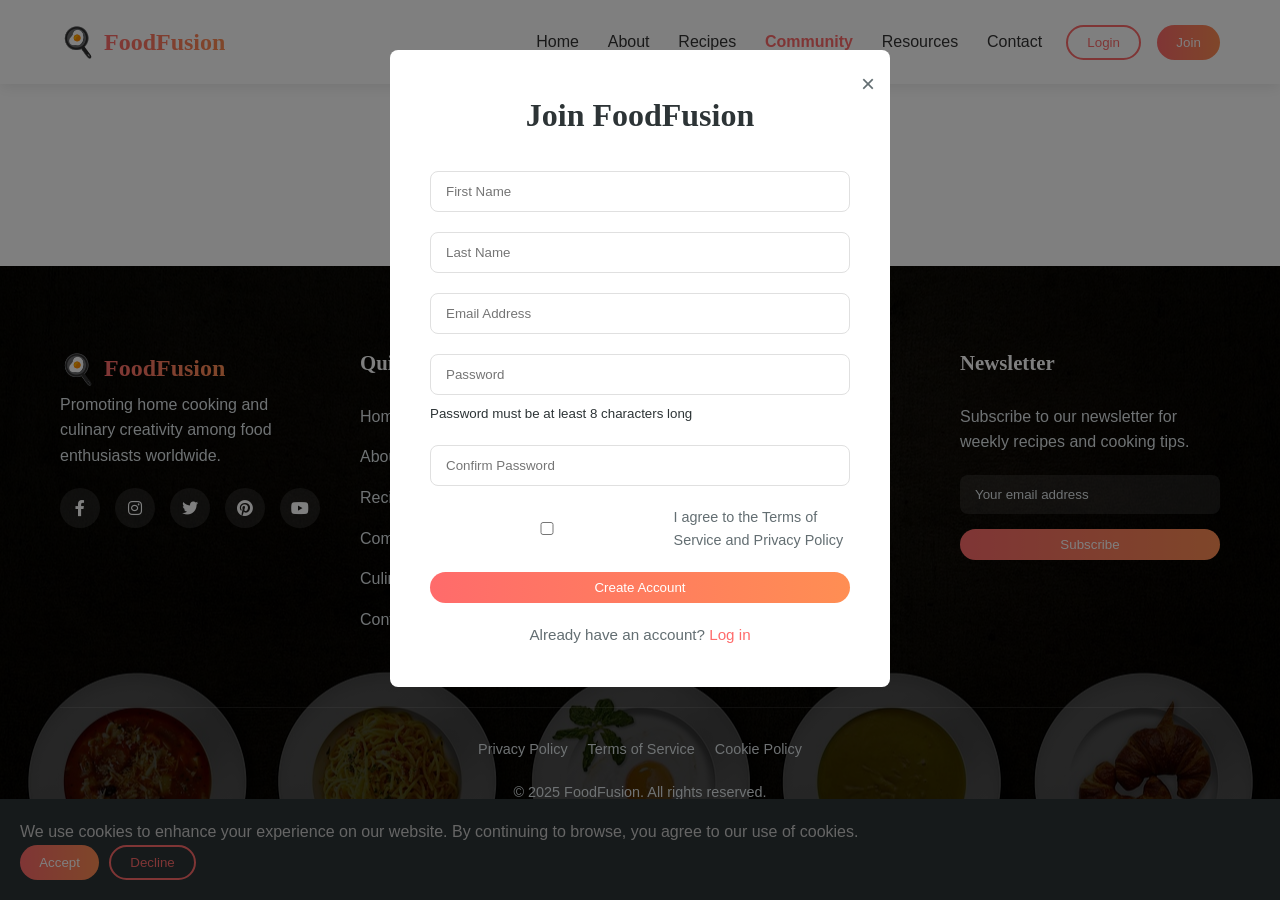
<file: Pages/community.html>
<!DOCTYPE html>
<html lang="en">
<head>
    <meta charset="UTF-8">
    <meta name="viewport" content="width=device-width, initial-scale=1.0">
    <title>Community Cookbook | FoodFusion</title>
    <link rel="stylesheet" href="../style.css">
    <link rel="stylesheet" href="https://cdnjs.cloudflare.com/ajax/libs/font-awesome/6.0.0-beta3/css/all.min.css">
</head>
<body>
    <!-- Cookie Consent Popup -->
    <div id="cookieConsent" class="cookie-consent">
            <p>We use cookies to enhance your experience on our website. By continuing to browse, you agree to our use of cookies.</p>
            <div class="cookie-buttons">
                <button id="acceptCookies" class="btn btn-primary">Accept</button>
                <button id="declineCookies" class="btn btn-outline">Decline</button>
            </div>
    </div>
    <!-- Header/Navigation -->
    <header class="header">
        <div class="container">
            <nav class="navbar">
                <div class="logo-container">
                    <a href="../index.html" class="logo">
                        <span class="logo-icon">🍳</span>
                        <span class="logo-text">FoodFusion</span>
                    </a>
                </div>
                
                <div class="menu-toggle" id="mobile-menu">
                    <span></span>
                    <span></span>
                    <span></span>
                </div>
                
                <ul class="nav-menu">
                    <li class="nav-item"><a href="../index.html" class="nav-link">Home</a></li>
                    <li class="nav-item"><a href="./about.html" class="nav-link">About</a></li>
                    <li class="nav-item"><a href="./recipes.html" class="nav-link">Recipes</a></li>
                    <li class="nav-item"><a href="#" class="nav-link active">Community</a></li>
                    <li class="nav-item"><a href="./resources.html" class="nav-link">Resources</a></li>
                    <li class="nav-item"><a href="./contact.html" class="nav-link">Contact</a></li>
                    <li class="nav-item auth-buttons" id="authButtons">
                        <button id="loginBtn" class="btn btn-outline">Login</button>
                        <button id="joinBtn" class="btn btn-primary" aria-label="Join FoodFusion">Join</button>
                    </li>
                    <li class="nav-item user-profile" id="userProfile" style="display: none;">
                        <div class="dropdown">
                            <button class="btn btn-outline dropdown-toggle" id="profileDropdown">
                                <i class="fas fa-user-circle"></i>
                                <span class="profile-email" id="profileEmail"></span>
                            </button>
                            <div class="dropdown-menu">
                                <a href="#" class="dropdown-item">My Profile</a>
                                <a href="#" class="dropdown-item">Saved Recipes</a>
                                <a href="#" id="logoutBtn" class="dropdown-item">Logout</a>
                            </div>
                        </div>
                    </li>
                </ul>
            </nav>
        </div>
    </header>
    
    <main class="container community-container">
        <div id="communityContent">
            <!-- Content will be loaded by JavaScript -->
            <div class="loading-spinner">
                <i class="fas fa-spinner fa-spin"></i> Loading community...
            </div>
        </div>
    </main>

     <!-- Footer -->
    <footer class="footer">
        <div class="container">
            <div class="footer-grid">
                <div class="footer-col">
                    <a href="../index.html" class="logo">
                        <span class="logo-icon">🍳</span>
                        <span class="logo-text">FoodFusion</span>
                    </a>
                    <p>Promoting home cooking and culinary creativity among food enthusiasts worldwide.</p>
                    <div class="social-links">
                        <a href="https://www.facebook.com/"><i class="fab fa-facebook-f"></i></a>
                        <a href="https://www.instagram.com/"><i class="fab fa-instagram"></i></a>
                        <a href="https://twitter.com/"><i class="fab fa-twitter"></i></a>
                        <a href="https://www.pinterest.com/"><i class="fab fa-pinterest"></i></a>
                        <a href="https://www.youtube.com/"><i class="fab fa-youtube"></i></a>
                    </div>
                </div>
                <div class="footer-col">
                    <h3>Quick Links</h3>
                    <ul>
                        <li><a href="../index.html">Home</a></li>
                        <li><a href="./about.html">About Us</a></li>
                        <li><a href="./recipes.html">Recipe Collection</a></li>
                        <li><a href="#">Community Cookbook</a></li>
                        <li><a href="./resources.html">Culinary Resources</a></li>
                        <li><a href="./contact.html">Contact Us</a></li>
                    </ul>
                </div>
                <div class="footer-col">
                    <h3>Categories</h3>
                    <ul>
                        <li><a href="./recipes.html">Vegetarian</a></li>
                        <li><a href="./recipes.html">Vegan</a></li>
                        <li><a href="./recipes.html">Gluten-Free</a></li>
                        <li><a href="./recipes.html">Quick Meals</a></li>
                        <li><a href="./recipes.html">Desserts</a></li>
                        <li><a href="./recipes.html">Baking</a></li>
                    </ul>
                </div>
                <div class="footer-col">
                    <h3>Newsletter</h3>
                    <p>Subscribe to our newsletter for weekly recipes and cooking tips.</p>
                    <form class="newsletter-form">
                        <input type="email" placeholder="Your email address" required>
                        <button type="submit" class="btn btn-primary">Subscribe</button>
                    </form>
                </div>
            </div>
            <div class="footer-bottom">
                <div class="footer-links">
                    <a href="./policy.html#privacy">Privacy Policy</a>
                    <a href="./policy.html#terms">Terms of Service</a>
                    <a href="./policy.html#cookie">Cookie Policy</a>
                </div>
                <div class="copyright">
                    <p>&copy; 2025 FoodFusion. All rights reserved.</p>
                </div>
            </div>
        </div>
    </footer>

    <!-- Join Us Modal -->
    <div id="joinModal" class="modal">
        <div class="modal-content">
            <span class="close-modal">&times;</span>
            <h2>Join FoodFusion</h2>
            <form id="joinForm" class="auth-form">
                <div class="form-group">
                    <input type="text" id="firstName" name="firstName" placeholder="First Name" required>
                </div>
                <div class="form-group">
                    <input type="text" id="lastName" name="lastName" placeholder="Last Name" required>
                </div>
                <div class="form-group">
                    <input type="email" id="email" name="email" placeholder="Email Address" required>
                </div>
                <div class="form-group">
                    <input type="password" id="password" name="password" placeholder="Password" required>
                    <small>Password must be at least 8 characters long</small>
                </div>
                <div class="form-group">
                    <input type="password" id="confirmPassword" name="confirmPassword" placeholder="Confirm Password" required>
                </div>
                <div class="form-group checkbox-group">
                    <input type="checkbox" id="terms" name="terms" required>
                    <label for="terms">I agree to the <a href="./policy.html">Terms of Service</a> and <a href="./policy.html">Privacy Policy</a></label>
                </div>
                <button type="submit" class="btn btn-primary">Create Account</button>
            </form>
            <div class="auth-footer">
                <p>Already have an account? <a href="#" id="switchToLogin">Log in</a></p>
            </div>
        </div>
    </div>

    <!-- Login Modal -->
    <div id="loginModal" class="modal">
        <div class="modal-content">
            <span class="close-modal">&times;</span>
            <h2>Welcome Back</h2>
            <form id="loginForm" class="auth-form">
                <div class="form-group">
                    <input type="email" id="loginEmail" name="email" placeholder="Email Address" required>
                </div>
                <div class="form-group">
                    <input type="password" id="loginPassword" name="password" placeholder="Password" required>
                </div>
                <div class="form-group checkbox-group">
                    <input type="checkbox" id="remember" name="remember">
                    <label for="remember">Remember me</label>
                    <a href="#" class="forgot-password">Forgot password?</a>
                </div>
                <button type="submit" class="btn btn-primary">Log In</button>
            </form>
            <div class="auth-footer">
                <p>Don't have an account? <a href="#" id="switchToJoin">Join FoodFusion</a></p>
            </div>
        </div>
        <div id="lockMessage" style="display:none; color:red; margin-top:10px;">
  Account locked. Try again in <span id="countdown">3:00</span> minutes.
</div>
    </div>
    

    <!-- Forgot Password Modal -->
     <div class="modal" id="forgotPasswordModal">
        <div class="modal-content">
            <span class="close-modal" onclick="closeModals()">&times;</span>
            <h2>Reset Password</h2>
            <form id="resetPasswordForm">
                <div class="form-group">
                    <input type="email" name="email" placeholder="Your registered email" required>
                </div>
                <div class="form-group">
                    <input type="password" name="new_password" placeholder="New Password" required>
                </div>
                <button type="submit" class="btn btn-primary">Reset Password</button>
            </form>
            <div id="resetMessage"></div>
        </div>
    </div>

    <script src="../script.js"></script>
</body>
</html>
</file>
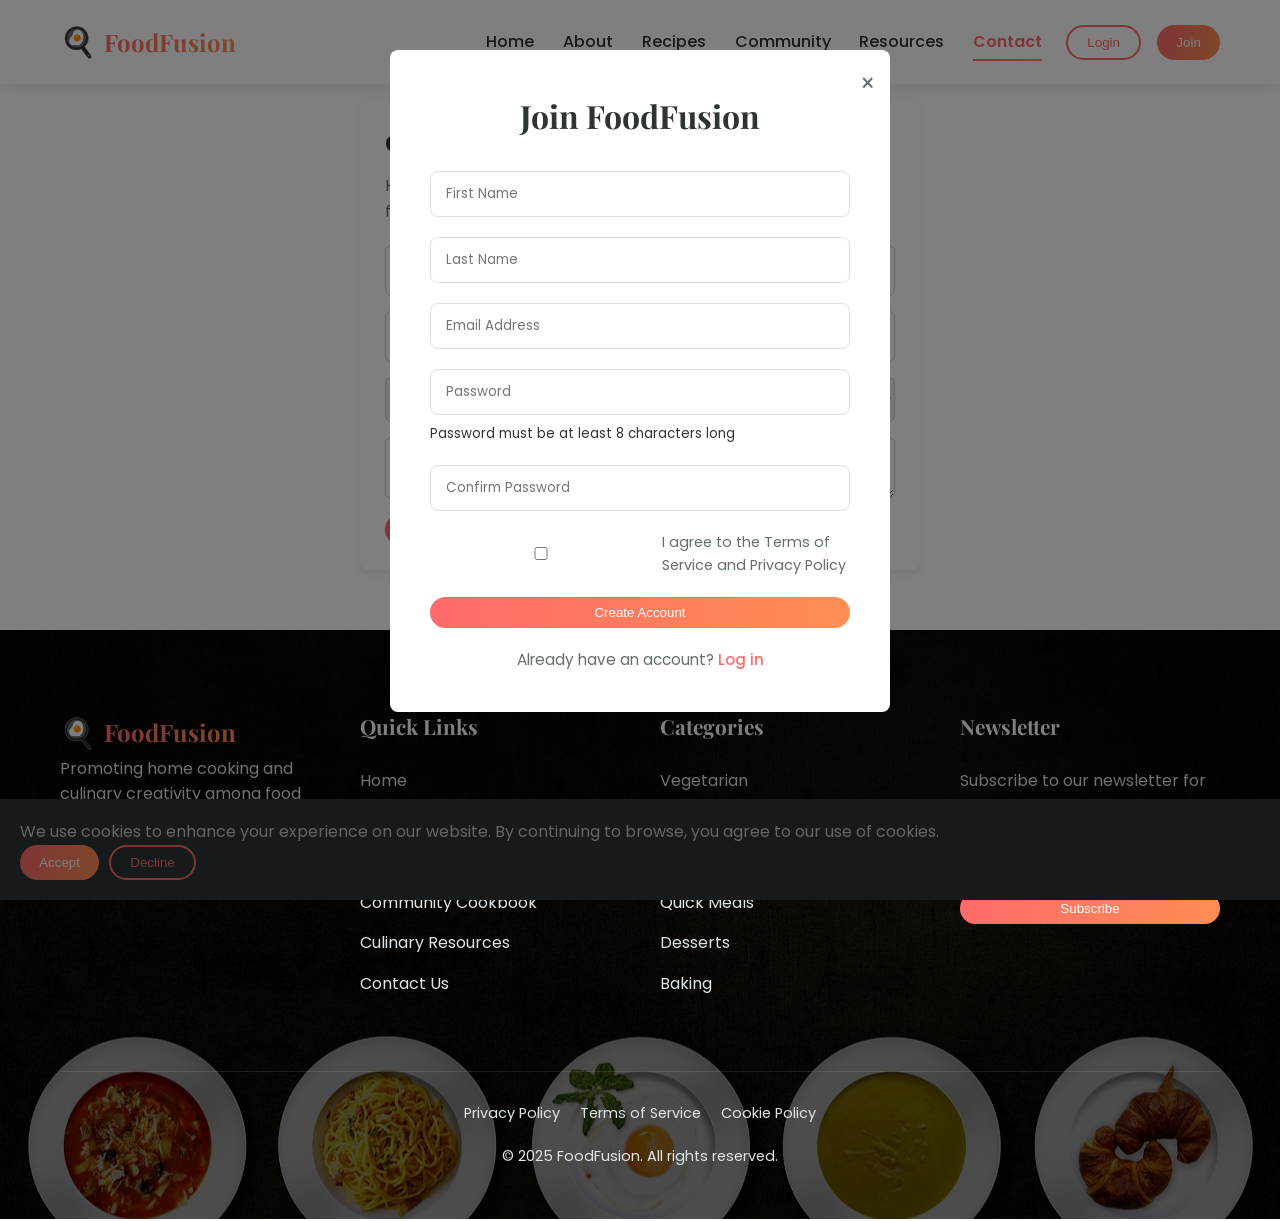
<file: Pages/contact.html>
<!DOCTYPE html>
<html lang="en">
<head>
  <meta charset="UTF-8">
  <meta name="viewport" content="width=device-width, initial-scale=1.0">
  <title>Recipe Collection | FoodFusion</title>
  <link rel="stylesheet" href="../style.css">
  <link rel="stylesheet" href="https://cdnjs.cloudflare.com/ajax/libs/font-awesome/6.0.0-beta3/css/all.min.css">
  <link href="https://fonts.googleapis.com/css2?family=Poppins:wght@300;400;500;600;700&family=Playfair+Display:wght@400;500;600;700&display=swap" rel="stylesheet">
</head>
<body>
  <!-- Cookie Consent Popup -->
    <div id="cookieConsent" class="cookie-consent">
            <p>We use cookies to enhance your experience on our website. By continuing to browse, you agree to our use of cookies.</p>
            <div class="cookie-buttons">
                <button id="acceptCookies" class="btn btn-primary">Accept</button>
                <button id="declineCookies" class="btn btn-outline">Decline</button>
            </div>
    </div>
  <!-- Header/Navigation -->
    <header class="header">
        <div class="container">
            <nav class="navbar">
                <div class="logo-container">
                    <a href="../index.html" class="logo">
                        <span class="logo-icon">🍳</span>
                        <span class="logo-text">FoodFusion</span>
                    </a>
                </div>
                
                <div class="menu-toggle" id="mobile-menu">
                    <span></span>
                    <span></span>
                    <span></span>
                </div>
                
                <ul class="nav-menu">
                    <li class="nav-item"><a href="../index.html" class="nav-link">Home</a></li>
                    <li class="nav-item"><a href="./about.html" class="nav-link">About</a></li>
                    <li class="nav-item"><a href="./recipes.html" class="nav-link ">Recipes</a></li>
                    <li class="nav-item"><a href="./community.html" class="nav-link ">Community</a></li>
                    <li class="nav-item"><a href="./resources.html" class="nav-link">Resources</a></li>
                    <li class="nav-item"><a href="#" class="nav-link active">Contact</a></li>
                    <li class="nav-item auth-buttons" id="authButtons">
                        <button id="loginBtn" class="btn btn-outline">Login</button>
                        <button id="joinBtn" class="btn btn-primary" aria-label="Join FoodFusion">Join</button>
                    </li>
                    <li class="nav-item user-profile" id="userProfile" style="display: none;">
                        <div class="dropdown">
                            <button class="btn btn-outline dropdown-toggle" id="profileDropdown">
                                <i class="fas fa-user-circle"></i>
                                <span class="profile-email" id="profileEmail"></span>
                            </button>
                            <div class="dropdown-menu">
                                <a href="#" class="dropdown-item">My Profile</a>
                                <a href="#" class="dropdown-item">Saved Recipes</a>
                                <a href="#" id="logoutBtn" class="dropdown-item">Logout</a>
                            </div>
                        </div>
                    </li>
                </ul>
            </nav>
        </div>
    </header>

    <main class="container contact-container">
  <div class="contact-form">
    <h2>Contact Us</h2>
    <p>Have a question, recipe request, or feedback? We'd love to hear from you!</p>
    <form id="contactForm">
      <div class="form-group">
        <input type="text" name="name" placeholder="Your Name" required>
      </div>
      <div class="form-group">
        <input type="email" name="email" placeholder="Your Email" required>
      </div>
      <div class="form-group">
        <select name="topic" required>
          <option value="">Select a Topic</option>
          <option value="Enquiry">General Enquiry</option>
          <option value="Recipe Request">Recipe Request</option>
          <option value="Feedback">Feedback</option>
        </select>
      </div>
      <div class="form-group">
        <textarea name="message" placeholder="Write your message here..." required></textarea>
      </div>
      <button type="submit" class="btn btn-primary">Send Message</button>
    </form>
    <div id="contactMessage" class="success-message" style="display:none;"></div>
  </div>
</main>


 
  <!-- Footer -->
    <footer class="footer">
        <div class="container">
            <div class="footer-grid">
                <div class="footer-col">
                    <a href="../index.html" class="logo">
                        <span class="logo-icon">🍳</span>
                        <span class="logo-text">FoodFusion</span>
                    </a>
                    <p>Promoting home cooking and culinary creativity among food enthusiasts worldwide.</p>
                    <div class="social-links">
                        <a href="https://www.facebook.com/"><i class="fab fa-facebook-f"></i></a>
                        <a href="https://www.instagram.com/"><i class="fab fa-instagram"></i></a>
                        <a href="https://twitter.com/"><i class="fab fa-twitter"></i></a>
                        <a href="https://www.pinterest.com/"><i class="fab fa-pinterest"></i></a>
                        <a href="https://www.youtube.com/"><i class="fab fa-youtube"></i></a>
                    </div>
                </div>
                <div class="footer-col">
                    <h3>Quick Links</h3>
                    <ul>
                        <li><a href="../index.html">Home</a></li>
                        <li><a href="./about.html">About Us</a></li>
                        <li><a href="./recipes.html">Recipe Collection</a></li>
                        <li><a href="./community.html">Community Cookbook</a></li>
                        <li><a href="./resources.html">Culinary Resources</a></li>
                        <li><a href="#">Contact Us</a></li>
                    </ul>
                </div>
                <div class="footer-col">
                    <h3>Categories</h3>
                    <ul>
                        <li><a href="./recipes.html">Vegetarian</a></li>
                        <li><a href="./recipes.html">Vegan</a></li>
                        <li><a href="./recipes.html">Gluten-Free</a></li>
                        <li><a href="./recipes.html">Quick Meals</a></li>
                        <li><a href="./recipes.html">Desserts</a></li>
                        <li><a href="./recipes.html">Baking</a></li>
                    </ul>
                </div>
                <div class="footer-col">
                    <h3>Newsletter</h3>
                    <p>Subscribe to our newsletter for weekly recipes and cooking tips.</p>
                    <form class="newsletter-form">
                        <input type="email" placeholder="Your email address" required>
                        <button type="submit" class="btn btn-primary">Subscribe</button>
                    </form>
                </div>
            </div>
            <div class="footer-bottom">
                <div class="footer-links">
                    <a href="./policy.html#privacy">Privacy Policy</a>
                    <a href="./policy.html#terms">Terms of Service</a>
                    <a href="./policy.html#cookie">Cookie Policy</a>
                </div>
                <div class="copyright">
                    <p>&copy; 2025 FoodFusion. All rights reserved.</p>
                </div>
            </div>
        </div>
    </footer>
    
    <!-- Join Us Modal -->
    <div id="joinModal" class="modal">
        <div class="modal-content">
            <span class="close-modal">&times;</span>
            <h2>Join FoodFusion</h2>
            <form id="joinForm" class="auth-form">
                <div class="form-group">
                    <input type="text" id="firstName" name="firstName" placeholder="First Name" required>
                </div>
                <div class="form-group">
                    <input type="text" id="lastName" name="lastName" placeholder="Last Name" required>
                </div>
                <div class="form-group">
                    <input type="email" id="email" name="email" placeholder="Email Address" required>
                </div>
                <div class="form-group">
                    <input type="password" id="password" name="password" placeholder="Password" required>
                    <small>Password must be at least 8 characters long</small>
                </div>
                <div class="form-group">
                    <input type="password" id="confirmPassword" name="confirmPassword" placeholder="Confirm Password" required>
                </div>
                <div class="form-group checkbox-group">
                    <input type="checkbox" id="terms" name="terms" required>
                    <label for="terms">I agree to the <a href="./policy.html">Terms of Service</a> and <a href="./policy.html">Privacy Policy</a></label>
                </div>
                <button type="submit" class="btn btn-primary">Create Account</button>
            </form>
            <div class="auth-footer">
                <p>Already have an account? <a href="#" id="switchToLogin">Log in</a></p>
            </div>
        </div>
    </div>

    <!-- Login Modal -->
    <div id="loginModal" class="modal">
        <div class="modal-content">
            <span class="close-modal">&times;</span>
            <h2>Welcome Back</h2>
            <form id="loginForm" class="auth-form">
                <div class="form-group">
                    <input type="email" id="loginEmail" name="email" placeholder="Email Address" required>
                </div>
                <div class="form-group">
                    <input type="password" id="loginPassword" name="password" placeholder="Password" required>
                </div>
                <div class="form-group checkbox-group">
                    <input type="checkbox" id="remember" name="remember">
                    <label for="remember">Remember me</label>
                    <a href="#" class="forgot-password">Forgot password?</a>
                </div>
                <button type="submit" class="btn btn-primary">Log In</button>
            </form>
            <div class="auth-footer">
                <p>Don't have an account? <a href="#" id="switchToJoin">Join FoodFusion</a></p>
            </div>
        </div>
        <div id="lockMessage" style="display:none; color:red; margin-top:10px;">
  Account locked. Try again in <span id="countdown">3:00</span> minutes.
</div>
    </div>
    
    <!-- Forgot Password Modal -->
     <div class="modal" id="forgotPasswordModal">
        <div class="modal-content">
            <span class="close-modal" onclick="closeModals()">&times;</span>
            <h2>Reset Password</h2>
            <form id="resetPasswordForm">
                <div class="form-group">
                    <input type="email" name="email" placeholder="Your registered email" required>
                </div>
                <div class="form-group">
                    <input type="password" name="new_password" placeholder="New Password" required>
                </div>
                <button type="submit" class="btn btn-primary">Reset Password</button>
            </form>
            <div id="resetMessage"></div>
        </div>
    </div>
  <script src="../script.js"></script>
  
</body>
</html>
</file>
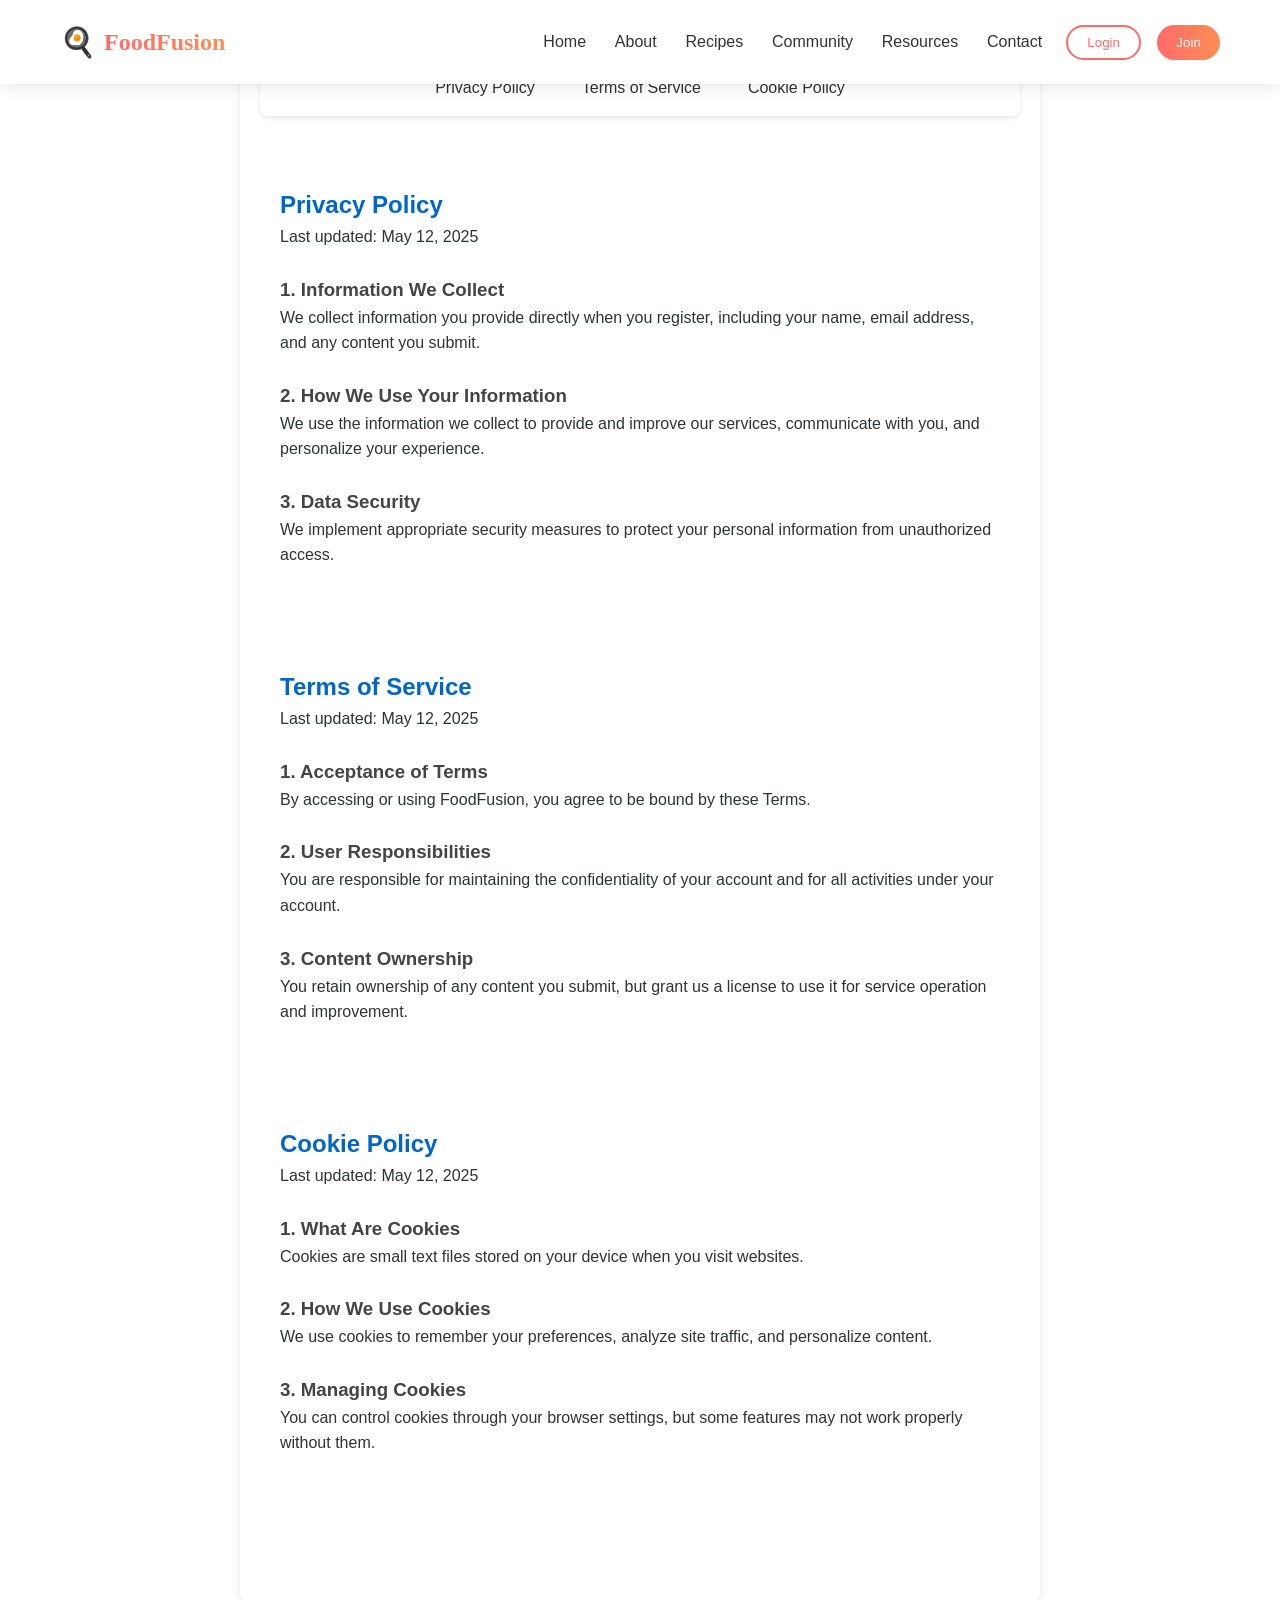
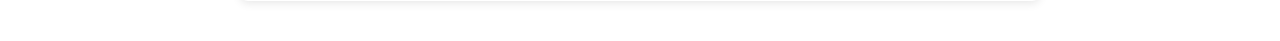
<file: Pages/policy.html>
<!DOCTYPE html>
<html lang="en">
<head>
    <meta charset="UTF-8">
    <meta name="viewport" content="width=device-width, initial-scale=1.0">
    <title>FoodFusion Policies</title>
    <link rel="stylesheet" href="../style.css">
    <link rel="stylesheet" href="https://cdnjs.cloudflare.com/ajax/libs/font-awesome/6.0.0-beta3/css/all.min.css">
</head>
<body>
    <!-- Header/Navigation -->
    <header class="header">
        <div class="container">
            <nav class="navbar">
                <div class="logo-container">
                    <a href="../index.html" class="logo">
                        <span class="logo-icon">🍳</span>
                        <span class="logo-text">FoodFusion</span>
                    </a>
                </div>
                
                <div class="menu-toggle" id="mobile-menu">
                    <span></span>
                    <span></span>
                    <span></span>
                </div>
                
                <ul class="nav-menu">
                    <li class="nav-item"><a href="../index.html" class="nav-link">Home</a></li>
                    <li class="nav-item"><a href="./about.html" class="nav-link">About</a></li>
                    <li class="nav-item"><a href="./recipes.html" class="nav-link">Recipes</a></li>
                    <li class="nav-item"><a href="./community.html" class="nav-link">Community</a></li>
                    <li class="nav-item"><a href="./resources.html" class="nav-link">Resources</a></li>
                    <li class="nav-item"><a href="./contact.html" class="nav-link">Contact</a></li>
                    <li class="nav-item auth-buttons" id="authButtons">
                        <button id="loginBtn" class="btn btn-outline">Login</button>
                        <button id="joinBtn" class="btn btn-primary" aria-label="Join FoodFusion">Join</button>
                    </li>
                    <li class="nav-item user-profile" id="userProfile" style="display: none;">
                        <div class="dropdown">
                            <button class="btn btn-outline dropdown-toggle" id="profileDropdown">
                                <i class="fas fa-user-circle"></i>
                                <span class="profile-email" id="profileEmail"></span>
                            </button>
                            <div class="dropdown-menu">
                                <a href="#" class="dropdown-item">My Profile</a>
                                <a href="#" class="dropdown-item">Saved Recipes</a>
                                <a href="#" id="logoutBtn" class="dropdown-item">Logout</a>
                            </div>
                        </div>
                    </li>
                </ul>
            </nav>
        </div>
    </header>

    <div class="policy-container">
        <nav class="policy-nav">
            <ul>
                <li><a href="#privacy" id="privacy-nav">Privacy Policy</a></li>
                <li><a href="#terms" id="terms-nav">Terms of Service</a></li>
                <li><a href="#cookie" id="cookie-nav">Cookie Policy</a></li>
            </ul>
        </nav>

        <section class="policy-section" id="privacy">
            <h2>Privacy Policy</h2>
            <p>Last updated: May 12, 2025</p>
            
            <h3>1. Information We Collect</h3>
            <p>We collect information you provide directly when you register, including your name, email address, and any content you submit.</p>
            
            <h3>2. How We Use Your Information</h3>
            <p>We use the information we collect to provide and improve our services, communicate with you, and personalize your experience.</p>
            
            <h3>3. Data Security</h3>
            <p>We implement appropriate security measures to protect your personal information from unauthorized access.</p>
        </section>

        <section class="policy-section" id="terms">
            <h2>Terms of Service</h2>
            <p>Last updated: May 12, 2025</p>
            
            <h3>1. Acceptance of Terms</h3>
            <p>By accessing or using FoodFusion, you agree to be bound by these Terms.</p>
            
            <h3>2. User Responsibilities</h3>
            <p>You are responsible for maintaining the confidentiality of your account and for all activities under your account.</p>
            
            <h3>3. Content Ownership</h3>
            <p>You retain ownership of any content you submit, but grant us a license to use it for service operation and improvement.</p>
        </section>

        <section class="policy-section" id="cookie">
            <h2>Cookie Policy</h2>
            <p>Last updated: May 12, 2025</p>
            
            <h3>1. What Are Cookies</h3>
            <p>Cookies are small text files stored on your device when you visit websites.</p>
            
            <h3>2. How We Use Cookies</h3>
            <p>We use cookies to remember your preferences, analyze site traffic, and personalize content.</p>
            
            <h3>3. Managing Cookies</h3>
            <p>You can control cookies through your browser settings, but some features may not work properly without them.</p>
        </section>

        <a href="../index.html" class="back-button">
            <i class="fas fa-arrow-left"></i> Back to Home
        </a>
    </div>

    <script src="../style.css"></script>
</body>
</html>
</file>
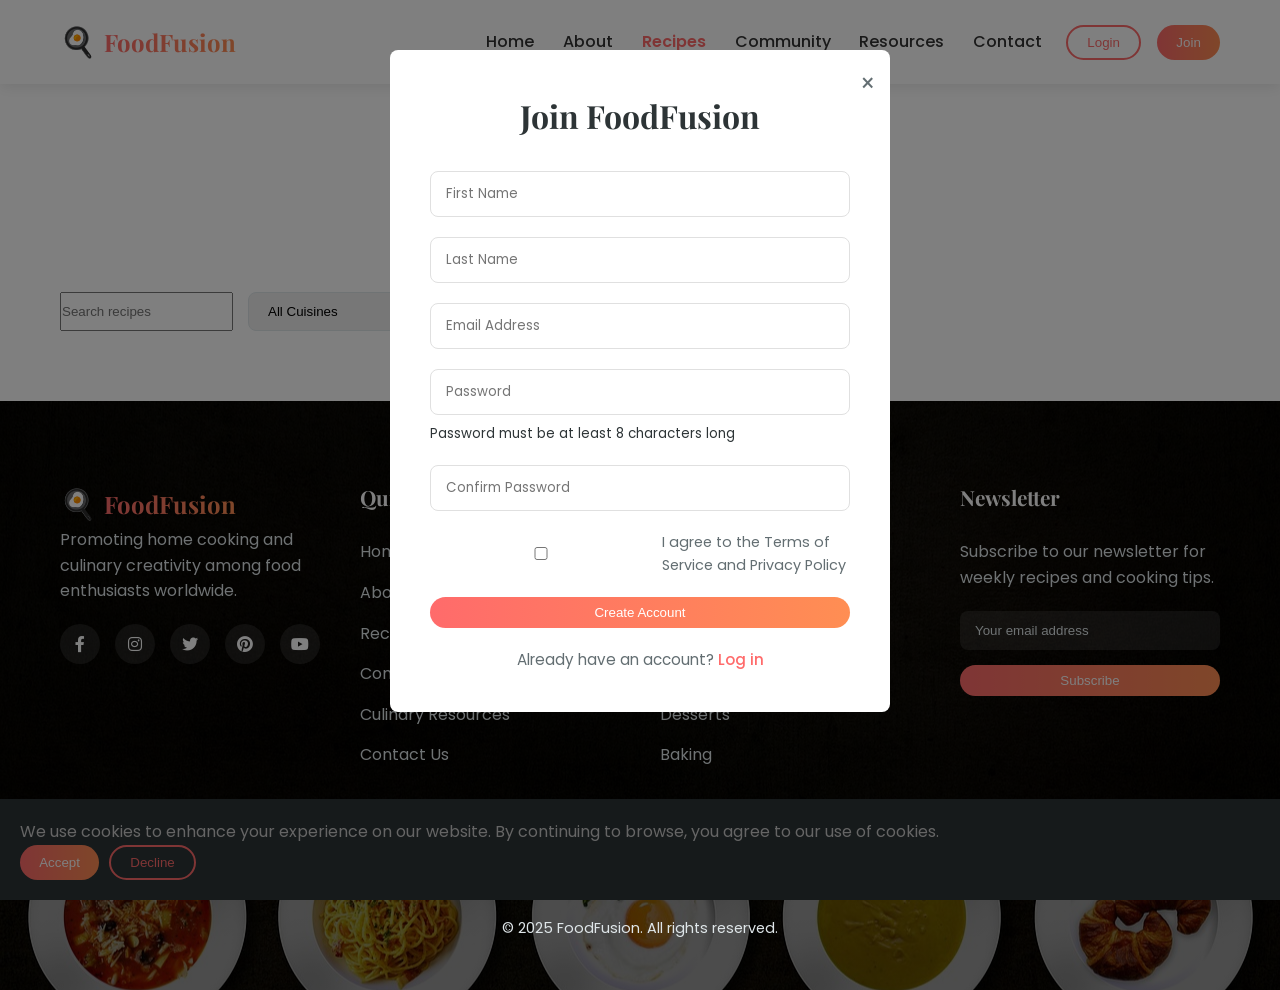
<file: Pages/recipes.html>
<!DOCTYPE html>
<html lang="en">
<head>
  <meta charset="UTF-8">
  <meta name="viewport" content="width=device-width, initial-scale=1.0">
  <title>Recipe Collection | FoodFusion</title>
  <link rel="stylesheet" href="../style.css">
  <link rel="stylesheet" href="https://cdnjs.cloudflare.com/ajax/libs/font-awesome/6.0.0-beta3/css/all.min.css">
  <link href="https://fonts.googleapis.com/css2?family=Poppins:wght@300;400;500;600;700&family=Playfair+Display:wght@400;500;600;700&display=swap" rel="stylesheet">
</head>
<body>
  <!-- Cookie Consent Popup -->
    <div id="cookieConsent" class="cookie-consent">
            <p>We use cookies to enhance your experience on our website. By continuing to browse, you agree to our use of cookies.</p>
            <div class="cookie-buttons">
                <button id="acceptCookies" class="btn btn-primary">Accept</button>
                <button id="declineCookies" class="btn btn-outline">Decline</button>
            </div>
    </div>
  <!-- Header/Navigation -->
    <header class="header">
        <div class="container">
            <nav class="navbar">
                <div class="logo-container">
                    <a href="../index.html" class="logo">
                        <span class="logo-icon">🍳</span>
                        <span class="logo-text">FoodFusion</span>
                    </a>
                </div>
                
                <div class="menu-toggle" id="mobile-menu">
                    <span></span>
                    <span></span>
                    <span></span>
                </div>
                
                <ul class="nav-menu">
                    <li class="nav-item"><a href="../index.html" class="nav-link">Home</a></li>
                    <li class="nav-item"><a href="./about.html" class="nav-link">About</a></li>
                    <li class="nav-item"><a href="#" class="nav-link active">Recipes</a></li>
                    <li class="nav-item"><a href="./community.html" class="nav-link ">Community</a></li>
                    <li class="nav-item"><a href="./resources.html" class="nav-link">Resources</a></li>
                    <li class="nav-item"><a href="./contact.html" class="nav-link">Contact</a></li>
                    <li class="nav-item auth-buttons" id="authButtons">
                        <button id="loginBtn" class="btn btn-outline">Login</button>
                        <button id="joinBtn" class="btn btn-primary" aria-label="Join FoodFusion">Join</button>
                    </li>
                    <li class="nav-item user-profile" id="userProfile" style="display: none;">
                        <div class="dropdown">
                            <button class="btn btn-outline dropdown-toggle" id="profileDropdown">
                                <i class="fas fa-user-circle"></i>
                                <span class="profile-email" id="profileEmail"></span>
                            </button>
                            <div class="dropdown-menu">
                                <a href="#" class="dropdown-item">My Profile</a>
                                <a href="#" class="dropdown-item">Saved Recipes</a>
                                <a href="#" id="logoutBtn" class="dropdown-item">Logout</a>
                            </div>
                        </div>
                    </li>
                </ul>
            </nav>
        </div>
    </header>

  <main class="container" style="margin-top: 120px;">
    <div class="section-header">
      <h2>Explore Recipes</h2>
      <p>Filter by cuisine, dietary preferences, or cooking difficulty.</p>
    </div>

    <div class="filters">
      <input type="text" id="searchBox" placeholder="Search recipes">
      <select id="filterCuisine">
        <option value="">All Cuisines</option>
        <option value="Italian">Italian</option>
        <option value="Thai">Thai</option>
        <option value="British">British</option>
      </select>
      <select id="filterDiet">
        <option value="">All Diets</option>
        <option value="Vegan">Vegan</option>
        <option value="Vegetarian">Vegetarian</option>
        <option value="Gluten-Free">Gluten-Free</option>
      </select>
      <select id="filterDifficulty">
        <option value="">All Difficulties</option>
        <option value="Easy">Easy</option>
        <option value="Medium">Medium</option>
        <option value="Hard">Hard</option>
      </select>
    </div>

    <div id="recipeResults" class="recipes-grid">
      <!-- Recipes will be loaded here -->
    </div>
  </main>
  
  <!-- Footer -->
    <footer class="footer">
        <div class="container">
            <div class="footer-grid">
                <div class="footer-col">
                    <a href="../index.html" class="logo">
                        <span class="logo-icon">🍳</span>
                        <span class="logo-text">FoodFusion</span>
                    </a>
                    <p>Promoting home cooking and culinary creativity among food enthusiasts worldwide.</p>
                    <div class="social-links">
                        <a href="https://www.facebook.com/"><i class="fab fa-facebook-f"></i></a>
                        <a href="https://www.instagram.com/"><i class="fab fa-instagram"></i></a>
                        <a href="https://twitter.com/"><i class="fab fa-twitter"></i></a>
                        <a href="https://www.pinterest.com/"><i class="fab fa-pinterest"></i></a>
                        <a href="https://www.youtube.com/"><i class="fab fa-youtube"></i></a>
                    </div>
                </div>
                <div class="footer-col">
                    <h3>Quick Links</h3>
                    <ul>
                        <li><a href="../index.html">Home</a></li>
                        <li><a href="./about.html">About Us</a></li>
                        <li><a href="#">Recipe Collection</a></li>
                        <li><a href="./community.html">Community Cookbook</a></li>
                        <li><a href="./resources.html">Culinary Resources</a></li>
                        <li><a href="./contact.html">Contact Us</a></li>
                    </ul>
                </div>
                <div class="footer-col">
                    <h3>Categories</h3>
                    <ul>
                        <li><a href="./recipes.html">Vegetarian</a></li>
                        <li><a href="./recipes.html">Vegan</a></li>
                        <li><a href="./recipes.html">Gluten-Free</a></li>
                        <li><a href="./recipes.html">Quick Meals</a></li>
                        <li><a href="./recipes.html">Desserts</a></li>
                        <li><a href="./recipes.html">Baking</a></li>
                    </ul>
                </div>
                <div class="footer-col">
                    <h3>Newsletter</h3>
                    <p>Subscribe to our newsletter for weekly recipes and cooking tips.</p>
                    <form class="newsletter-form">
                        <input type="email" placeholder="Your email address" required>
                        <button type="submit" class="btn btn-primary">Subscribe</button>
                    </form>
                </div>
            </div>
            <div class="footer-bottom">
                <div class="footer-links">
                    <a href="./policy.html#privacy">Privacy Policy</a>
                    <a href="./policy.html#terms">Terms of Service</a>
                    <a href="./policy.html#cookie">Cookie Policy</a>
                </div>
                <div class="copyright">
                    <p>&copy; 2025 FoodFusion. All rights reserved.</p>
                </div>
            </div>
        </div>
    </footer>

    <!-- Join Us Modal -->
    <div id="joinModal" class="modal">
        <div class="modal-content">
            <span class="close-modal">&times;</span>
            <h2>Join FoodFusion</h2>
            <form id="joinForm" class="auth-form">
                <div class="form-group">
                    <input type="text" id="firstName" name="firstName" placeholder="First Name" required>
                </div>
                <div class="form-group">
                    <input type="text" id="lastName" name="lastName" placeholder="Last Name" required>
                </div>
                <div class="form-group">
                    <input type="email" id="email" name="email" placeholder="Email Address" required>
                </div>
                <div class="form-group">
                    <input type="password" id="password" name="password" placeholder="Password" required>
                    <small>Password must be at least 8 characters long</small>
                </div>
                <div class="form-group">
                    <input type="password" id="confirmPassword" name="confirmPassword" placeholder="Confirm Password" required>
                </div>
                <div class="form-group checkbox-group">
                    <input type="checkbox" id="terms" name="terms" required>
                    <label for="terms">I agree to the <a href="./policy.html">Terms of Service</a> and <a href="./policy.html">Privacy Policy</a></label>
                </div>
                <button type="submit" class="btn btn-primary">Create Account</button>
            </form>
            <div class="auth-footer">
                <p>Already have an account? <a href="#" id="switchToLogin">Log in</a></p>
            </div>
        </div>
    </div>

    <!-- Login Modal -->
    <div id="loginModal" class="modal">
        <div class="modal-content">
            <span class="close-modal">&times;</span>
            <h2>Welcome Back</h2>
            <form id="loginForm" class="auth-form">
                <div class="form-group">
                    <input type="email" id="loginEmail" name="email" placeholder="Email Address" required>
                </div>
                <div class="form-group">
                    <input type="password" id="loginPassword" name="password" placeholder="Password" required>
                </div>
                <div class="form-group checkbox-group">
                    <input type="checkbox" id="remember" name="remember">
                    <label for="remember">Remember me</label>
                    <a href="#" class="forgot-password">Forgot password?</a>
                </div>
                <button type="submit" class="btn btn-primary">Log In</button>
            </form>
            <div class="auth-footer">
                <p>Don't have an account? <a href="#" id="switchToJoin">Join FoodFusion</a></p>
            </div>
        </div>
        <div id="lockMessage" style="display:none; color:red; margin-top:10px;">
  Account locked. Try again in <span id="countdown">3:00</span> minutes.
</div>
    </div>

    <!-- Forgot Password Modal -->
     <div class="modal" id="forgotPasswordModal">
        <div class="modal-content">
            <span class="close-modal" onclick="closeModals()">&times;</span>
            <h2>Reset Password</h2>
            <form id="resetPasswordForm">
                <div class="form-group">
                    <input type="email" name="email" placeholder="Your registered email" required>
                </div>
                <div class="form-group">
                    <input type="password" name="new_password" placeholder="New Password" required>
                </div>
                <button type="submit" class="btn btn-primary">Reset Password</button>
            </form>
            <div id="resetMessage"></div>
        </div>
    </div>

  <script src="../script.js"></script>
  
</body>
</html>
</file>
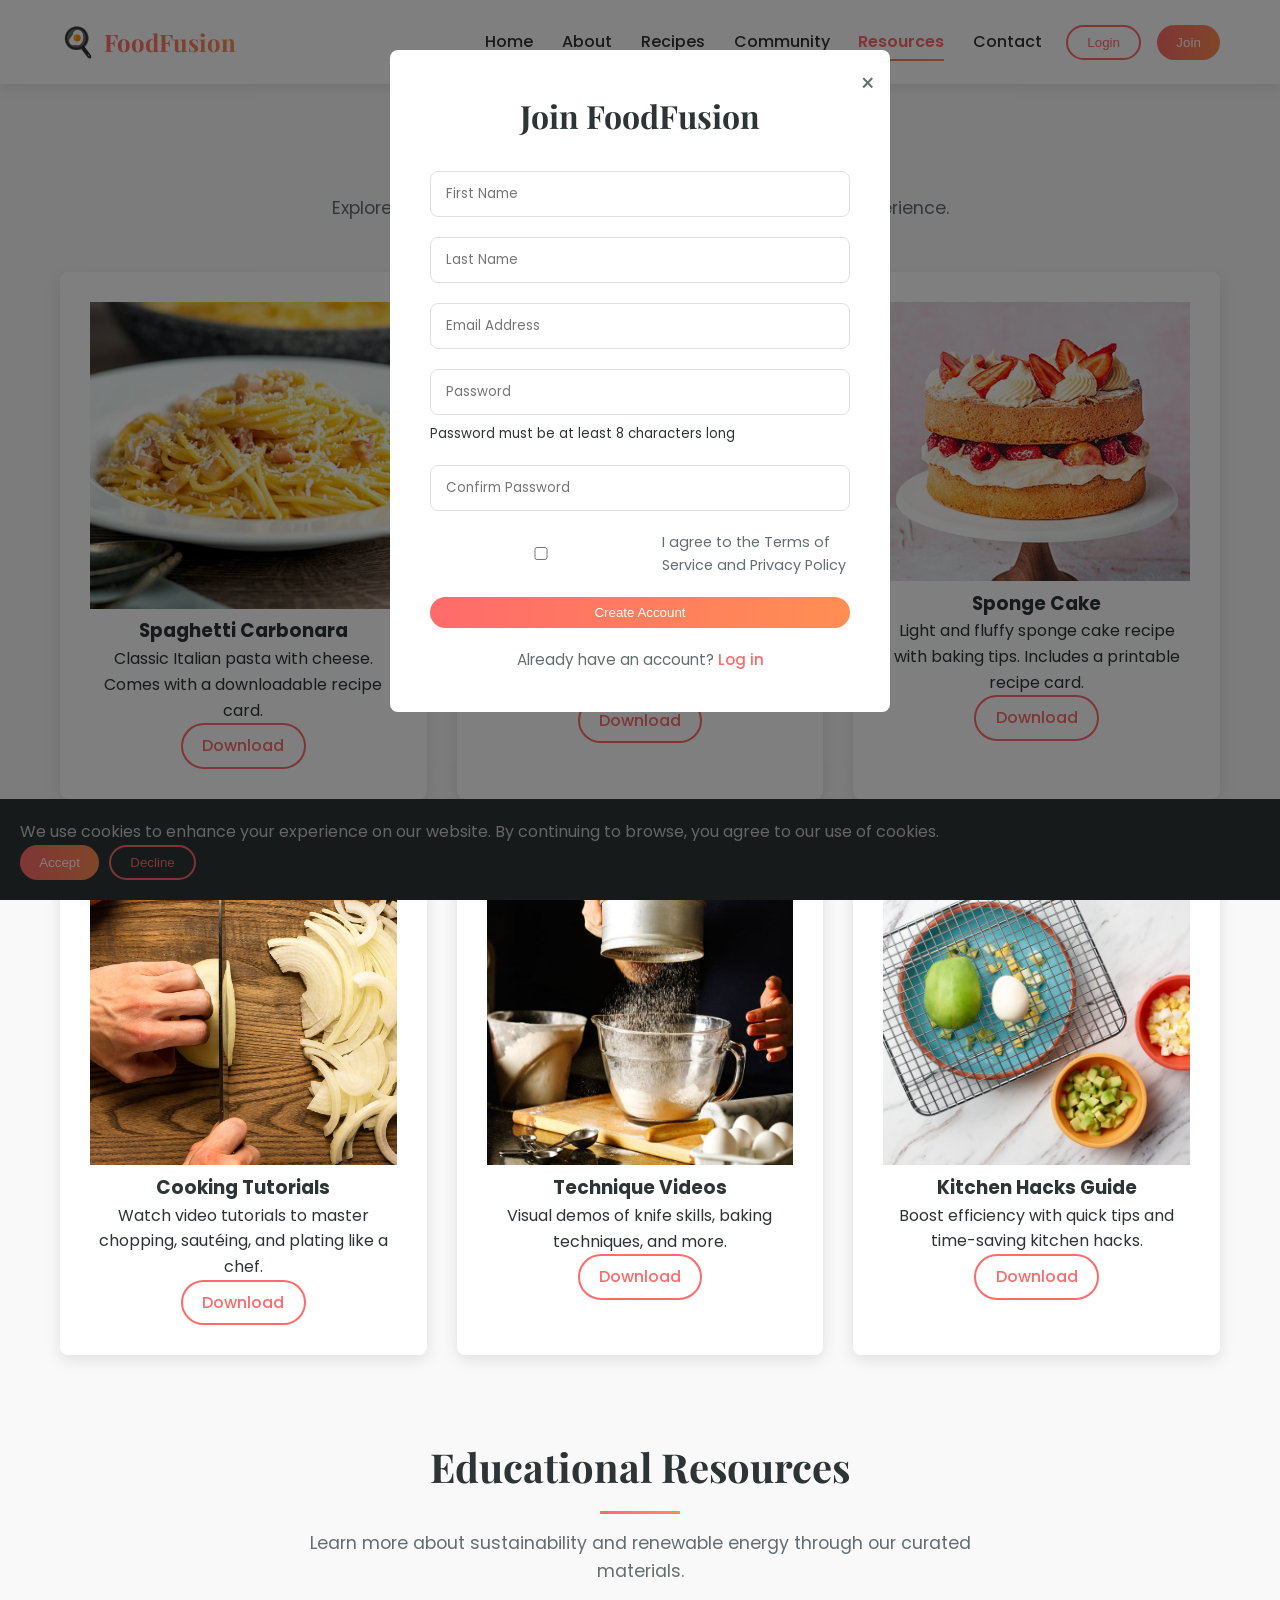
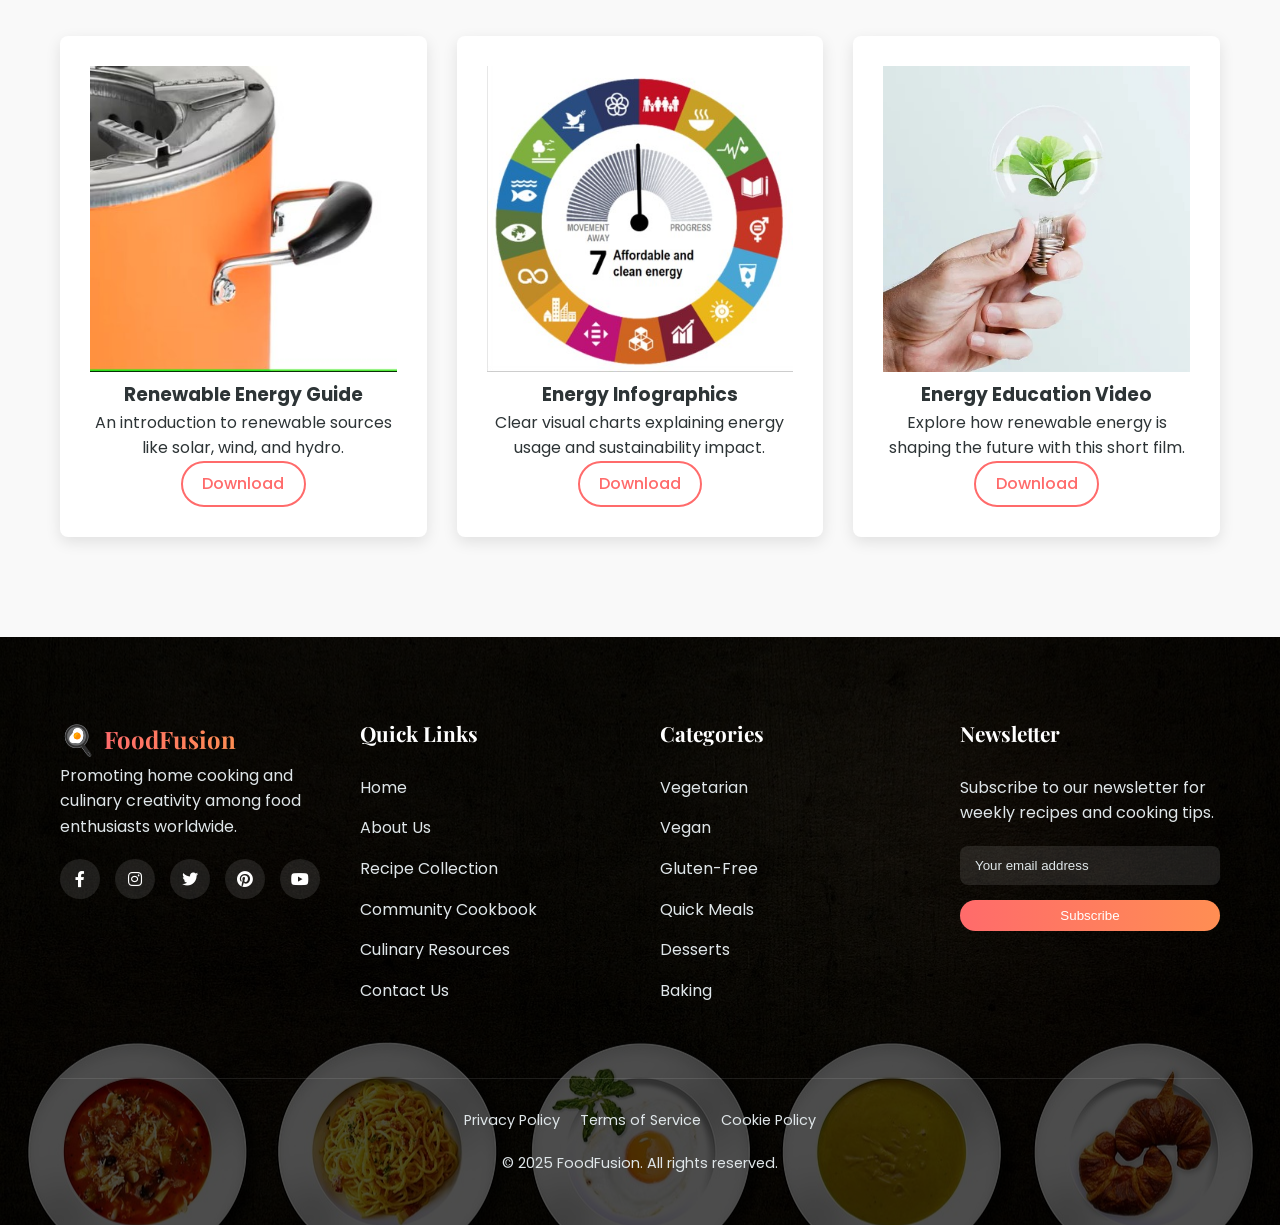
<file: Pages/resources.html>
<!DOCTYPE html>
<html lang="en">
<head>
  <meta charset="UTF-8" />
  <meta name="viewport" content="width=device-width, initial-scale=1.0"/>
  <title>Resources | FoodFusion</title>
  <link rel="stylesheet" href="../style.css" />
  <link rel="stylesheet" href="https://cdnjs.cloudflare.com/ajax/libs/font-awesome/6.0.0-beta3/css/all.min.css">
    <link href="https://fonts.googleapis.com/css2?family=Poppins:wght@300;400;500;600;700&family=Playfair+Display:wght@400;500;600;700&display=swap" rel="stylesheet">
</head>
<body>
  <!-- Cookie Consent Popup -->
    <div id="cookieConsent" class="cookie-consent">
            <p>We use cookies to enhance your experience on our website. By continuing to browse, you agree to our use of cookies.</p>
            <div class="cookie-buttons">
                <button id="acceptCookies" class="btn btn-primary">Accept</button>
                <button id="declineCookies" class="btn btn-outline">Decline</button>
            </div>
    </div>
    <!-- Header/Navigation -->
    <header class="header">
        <div class="container">
            <nav class="navbar">
                <div class="logo-container">
                    <a href="../index.html" class="logo">
                        <span class="logo-icon">🍳</span>
                        <span class="logo-text">FoodFusion</span>
                    </a>
                </div>
                
                <div class="menu-toggle" id="mobile-menu">
                    <span></span>
                    <span></span>
                    <span></span>
                </div>
                
                <ul class="nav-menu">
                    <li class="nav-item"><a href="../index.html" class="nav-link">Home</a></li>
                    <li class="nav-item"><a href="./about.html" class="nav-link ">About</a></li>
                    <li class="nav-item"><a href="./recipes.html" class="nav-link">Recipes</a></li>
                    <li class="nav-item"><a href="./community.html" class="nav-link">Community</a></li>
                    <li class="nav-item"><a href="#" class="nav-link active">Resources</a></li>
                    <li class="nav-item"><a href="./contact.html" class="nav-link">Contact</a></li>
                    <li class="nav-item auth-buttons" id="authButtons">
                        <button id="loginBtn" class="btn btn-outline">Login</button>
                        <button id="joinBtn" class="btn btn-primary" aria-label="Join FoodFusion">Join</button>
                    </li>
                    <li class="nav-item user-profile" id="userProfile" style="display: none;">
                        <div class="dropdown">
                            <button class="btn btn-outline dropdown-toggle" id="profileDropdown">
                                <i class="fas fa-user-circle"></i>
                                <span class="profile-email" id="profileEmail"></span>
                            </button>
                            <div class="dropdown-menu">
                                <a href="#" class="dropdown-item">My Profile</a>
                                <a href="#" class="dropdown-item">Saved Recipes</a>
                                <a href="#" id="logoutBtn" class="dropdown-item">Logout</a>
                            </div>
                        </div>
                    </li>
                </ul>
            </nav>
        </div>
    </header>
    
  <section class="resources-section">
  <div class="container">
    <!-- Section Header -->
    <div class="section-header">
      <h2>Culinary Resources</h2>
      <p>Explore hands-on materials to improve your home cooking experience.</p>
    </div>

    <div class="resources-grid">
      <!-- Recipe Card 1 -->
      <div class="resource-card">
        <div class="resource-image">
          <img src="../Resources/images/recipes/spaghetti.JPG" alt="Spaghetti Recipe">
        </div>
        <div class="resource-info">
          <h3>Spaghetti Carbonara</h3>
          <p>Classic Italian pasta with cheese. Comes with a downloadable recipe card.</p>
          <a href="../Resources/images/recipes/spaghetti.JPG" class="btn btn-outline" download>Download</a>
        </div>
      </div>

      <!-- Recipe Card 2 -->
      <div class="resource-card">
        <div class="resource-image">
          <img src="../Resources/images/recipes/spring-rolls.JPG" alt="Pancake Recipe">
        </div>
        <div class="resource-info">
          <h3>Spring Rolls</h3>
          <p>Perfect weekend Spring Rolls. Includes a printable recipe card.</p>
          <a href="../Resources/images/recipes/spring-rolls.JPG" class="btn btn-outline" download>Download</a>
        </div>
      </div>

      <!-- Recipe Card 3 -->
      <div class="resource-card">
        <div class="resource-image">
          <img src="../Resources/images/recipes/sponge.jpg" alt="Salad Recipe">
        </div>
        <div class="resource-info">
          <h3>Sponge Cake</h3>
          <p>Light and fluffy sponge cake recipe with baking tips. Includes a printable recipe card.</p>
          <a href="../Resources/images/recipes/sponge.jpg" class="btn btn-outline" download>Download</a>
        </div>
      </div>

      <!-- Cooking Tutorials -->
      <div class="resource-card">
        <div class="resource-image">
          <img src="../Resources/images/resources_image/tutorial.jpg" alt="Cooking Tutorial">
        </div>
        <div class="resource-info">
          <h3>Cooking Tutorials</h3>
          <p>Watch video tutorials to master chopping, sautéing, and plating like a chef.</p>
          <a href="../Resources/videos/tutorial.mp4" class="btn btn-outline" download>Download</a>
        </div>
      </div>

      <!-- Instructional Videos -->
      <div class="resource-card">
        <div class="resource-image">
          <img src="../Resources/images/resources_image/techniques.jpg" alt="Cooking Techniques">
        </div>
        <div class="resource-info">
          <h3>Technique Videos</h3>
          <p>Visual demos of knife skills, baking techniques, and more.</p>
          <a href="../Resources/videos/techniques.mp4 class=" class="btn btn-outline" download>Download</a>
        </div>
      </div>

      <!-- Kitchen Hacks -->
      <div class="resource-card">
        <div class="resource-image">
          <img src="../Resources/images/resources_image/kitchen-hacks.webp" alt="Kitchen Hacks">
        </div>
        <div class="resource-info">
          <h3>Kitchen Hacks Guide</h3>
          <p>Boost efficiency with quick tips and time-saving kitchen hacks.</p>
          <a href="../Resources/videos/kitchen_hacks.mp4" class="btn btn-outline" download>Download</a>
        </div>
      </div>
    </div>

    <!-- Educational Resources Section -->
    <div class="section-header" style="margin-top: 80px;">
      <h2>Educational Resources</h2>
      <p>Learn more about sustainability and renewable energy through our curated materials.</p>
    </div>

    <div class="resources-grid">
      <!-- Renewable Guide -->
      <div class="resource-card">
        <div class="resource-image">
          <img src="../Resources/images/resources_image/renewable-guide.jpg" alt="Renewable Guide">
        </div>
        <div class="resource-info">
          <h3>Renewable Energy Guide</h3>
          <p>An introduction to renewable sources like solar, wind, and hydro.</p>
          <a href="../Resources/videos/renewable_guide.mp4" class="btn btn-outline" download>Download</a>
        </div>
      </div>

      <!-- Infographics -->
      <div class="resource-card">
        <div class="resource-image">
          <img src="../Resources/images/resources_image/infographics.jpg" alt="Infographics">
        </div>
        <div class="resource-info">
          <h3>Energy Infographics</h3>
          <p>Clear visual charts explaining energy usage and sustainability impact.</p>
          <a href="../Resources/videos/infographics.mp4" class="btn btn-outline" download>Download</a>
        </div>
      </div>

      <!-- Educational Video -->
      <div class="resource-card">
        <div class="resource-image">
          <img src="../Resources/images/resources_image/edu-video.jpg" alt="Educational Video">
        </div>
        <div class="resource-info">
          <h3>Energy Education Video</h3>
          <p>Explore how renewable energy is shaping the future with this short film.</p>
          <a href="../Resources/videos/energy_video.mp4" class="btn btn-outline" download>Download</a>
        </div>
      </div>
    </div>
  </div>
</section>



  <!-- Footer -->
    <footer class="footer">
        <div class="container">
            <div class="footer-grid">
                <div class="footer-col">
                    <a href="../index.html" class="logo">
                        <span class="logo-icon">🍳</span>
                        <span class="logo-text">FoodFusion</span>
                    </a>
                    <p>Promoting home cooking and culinary creativity among food enthusiasts worldwide.</p>
                    <div class="social-links">
                        <a href="https://www.facebook.com/"><i class="fab fa-facebook-f"></i></a>
                        <a href="https://www.instagram.com/"><i class="fab fa-instagram"></i></a>
                        <a href="https://twitter.com/"><i class="fab fa-twitter"></i></a>
                        <a href="https://www.pinterest.com/"><i class="fab fa-pinterest"></i></a>
                        <a href="https://www.youtube.com/"><i class="fab fa-youtube"></i></a>
                    </div>
                </div>
                <div class="footer-col">
                    <h3>Quick Links</h3>
                    <ul>
                        <li><a href="../index.html">Home</a></li>
                        <li><a href="./about.html">About Us</a></li>
                        <li><a href="./recipes.html">Recipe Collection</a></li>
                        <li><a href="./community.html">Community Cookbook</a></li>
                        <li><a href="#">Culinary Resources</a></li>
                        <li><a href="./contact.html">Contact Us</a></li>
                    </ul>
                </div>
                <div class="footer-col">
                    <h3>Categories</h3>
                    <ul>
                        <li><a href="./recipes.html">Vegetarian</a></li>
                        <li><a href="./recipes.html">Vegan</a></li>
                        <li><a href="./recipes.html">Gluten-Free</a></li>
                        <li><a href="./recipes.html">Quick Meals</a></li>
                        <li><a href="./recipes.html">Desserts</a></li>
                        <li><a href="./recipes.html">Baking</a></li>
                    </ul>
                </div>
                <div class="footer-col">
                    <h3>Newsletter</h3>
                    <p>Subscribe to our newsletter for weekly recipes and cooking tips.</p>
                    <form class="newsletter-form">
                        <input type="email" placeholder="Your email address" required>
                        <button type="submit" class="btn btn-primary">Subscribe</button>
                    </form>
                </div>
            </div>
            <div class="footer-bottom">
                <div class="footer-links">
                    <a href="./policy.html#privacy">Privacy Policy</a>
                    <a href="./policy.html#terms">Terms of Service</a>
                    <a href="./policy.html#cookie">Cookie Policy</a>
                </div>
                <div class="copyright">
                    <p>&copy; 2025 FoodFusion. All rights reserved.</p>
                </div>
            </div>
        </div>
    </footer>
    
  <!-- Join Us Modal -->
    <div id="joinModal" class="modal">
        <div class="modal-content">
            <span class="close-modal">&times;</span>
            <h2>Join FoodFusion</h2>
            <form id="joinForm" class="auth-form">
                <div class="form-group">
                    <input type="text" id="firstName" name="firstName" placeholder="First Name" required>
                </div>
                <div class="form-group">
                    <input type="text" id="lastName" name="lastName" placeholder="Last Name" required>
                </div>
                <div class="form-group">
                    <input type="email" id="email" name="email" placeholder="Email Address" required>
                </div>
                <div class="form-group">
                    <input type="password" id="password" name="password" placeholder="Password" required>
                    <small>Password must be at least 8 characters long</small>
                </div>
                <div class="form-group">
                    <input type="password" id="confirmPassword" name="confirmPassword" placeholder="Confirm Password" required>
                </div>
                <div class="form-group checkbox-group">
                    <input type="checkbox" id="terms" name="terms" required>
                    <label for="terms">I agree to the <a href="./Pages/policy.html">Terms of Service</a> and <a href="./Pages/policy.html">Privacy Policy</a></label>
                </div>
                <button type="submit" class="btn btn-primary">Create Account</button>
            </form>
            <div class="auth-footer">
                <p>Already have an account? <a href="#" id="switchToLogin">Log in</a></p>
            </div>
        </div>
    </div>

    <!-- Login Modal -->
    <div id="loginModal" class="modal">
        <div class="modal-content">
            <span class="close-modal">&times;</span>
            <h2>Welcome Back</h2>
            <form id="loginForm" class="auth-form">
                <div class="form-group">
                    <input type="email" id="loginEmail" name="email" placeholder="Email Address" required>
                </div>
                <div class="form-group">
                    <input type="password" id="loginPassword" name="password" placeholder="Password" required>
                </div>
                <div class="form-group checkbox-group">
                    <input type="checkbox" id="remember" name="remember">
                    <label for="remember">Remember me</label>
                    <a href="#" class="forgot-password">Forgot password?</a>
                </div>
                <button type="submit" class="btn btn-primary">Log In</button>
            </form>
            <div class="auth-footer">
                <p>Don't have an account? <a href="#" id="switchToJoin">Join FoodFusion</a></p>
            </div>
        </div>
        <div id="lockMessage" style="display:none; color:red; margin-top:10px;">
  Account locked. Try again in <span id="countdown">3:00</span> minutes.
</div>
    </div>

    <!-- Forgot Password Modal -->
     <div class="modal" id="forgotPasswordModal">
        <div class="modal-content">
            <span class="close-modal" onclick="closeModals()">&times;</span>
            <h2>Reset Password</h2>
            <form id="resetPasswordForm">
                <div class="form-group">
                    <input type="email" name="email" placeholder="Your registered email" required>
                </div>
                <div class="form-group">
                    <input type="password" name="new_password" placeholder="New Password" required>
                </div>
                <button type="submit" class="btn btn-primary">Reset Password</button>
            </form>
            <div id="resetMessage"></div>
        </div>
    </div>


  <script src="../script.js"></script>
</body>
</html>
</file>
<file: style.css>
:root {
    --primary-color: #ff6b6b;
    --primary-dark: #ff5252;
    --secondary-color: #48dbfb;
    --dark-color: #2d3436;
    --light-color: #f5f6fa;
    --gray-color: #636e72;
    --light-gray: #dfe6e9;
    --success-color: #00b894;
    --warning-color: #fdcb6e;
    --danger-color: #d63031;
    --font-primary: 'Poppins', sans-serif;
    --font-secondary: 'Playfair Display', serif;
    --transition: all 0.3s ease;
    --shadow: 0 5px 15px rgba(0, 0, 0, 0.1);
    --shadow-hover: 0 8px 25px rgba(0, 0, 0, 0.15);
    --border-radius: 8px;
}

* {
    margin: 0;
    padding: 0;
    box-sizing: border-box;
}

body {
    font-family: var(--font-primary);
    color: var(--dark-color);
    line-height: 1.6;
    background-color: #fff;
    overflow-x: hidden;
    opacity: 0;
    animation: fadeIn 0.3s ease-in forwards;
}

@keyframes fadeIn {
  to {
    opacity: 1;
  }
}

a {
    text-decoration: none;
    color: inherit;
    transition: var(--transition);
}

ul {
    list-style: none;
}

img {
    max-width: 100%;
    height: auto;
}

.container {
    width: 100%;
    max-width: 1200px;
    margin: 0 auto;
    padding: 0 20px;
}

.btn {
    display: inline-block;
    padding: 12px 24px;
    border-radius: var(--border-radius);
    font-weight: 500;
    cursor: pointer;
    transition: var(--transition);
    border: 2px solid transparent;
    text-align: center;
}

.btn-primary {
    background-color: var(--primary-color);
    color: white;
    border-color: var(--primary-color);
}

.btn-primary:hover {
    background-color: var(--primary-dark);
    border-color: var(--primary-dark);
    box-shadow: var(--shadow-hover);
}

.btn-outline {
    background-color: transparent;
    color: var(--primary-color);
    border-color: var(--primary-color);
}

.btn-outline:hover {
    background-color: var(--primary-color);
    color: white;
    box-shadow: var(--shadow-hover);
}

.section-header {
    text-align: center;
    margin-bottom: 50px;
}

.section-header h2 {
    font-family: var(--font-secondary);
    font-size: 2.5rem;
    margin-bottom: 15px;
    color: var(--dark-color);
    position: relative;
    display: inline-block;
    padding-bottom: 15px;
}

.section-header p {
    font-size: 1.1rem;
    color: var(--gray-color);
    max-width: 700px;
    margin: 0 auto;
}

.text-center {
    text-align: center;
}

/* Welcome Modal Styles */
.welcome-modal .modal-content {
  max-width: 450px;
  text-align: center;
  animation: modalFadeIn 0.5s ease;
}

.welcome-modal h2 {
  color: var(--primary-color);
  margin-bottom: 10px;
}

.welcome-modal p {
  color: var(--gray-color);
  margin-bottom: 25px;
}

.modal {
  z-index: 2000; 
}


/* Header Styles */

.header {
    position: fixed;
    top: 0;
    left: 0;
    width: 100%;
    z-index: 1000;
    background-color: #fff;
    box-shadow: 0 2px 15px rgba(0, 0, 0, 0.1);
    transition: all 0.3s ease;
}

.header.scrolled {
    box-shadow: 0 4px 20px rgba(0, 0, 0, 0.15);
}

.navbar {
    display: flex;
    justify-content: space-between;
    align-items: center;
    padding: 1.2rem 0;
}

.logo-container {
    display: flex;
    align-items: center;
}

.logo {
    display: flex;
    align-items: center;
    text-decoration: none;
    font-weight: 700;
    font-size: 1.5rem;
    color: #ff6b6b;
    transition: all 0.3s ease;
}

.logo:hover {
    transform: scale(1.05);
}

.logo-icon {
    margin-right: 0.5rem;
    font-size: 1.8rem;
}

.logo-text {
    font-family: 'Playfair Display', serif;
    font-weight: 700;
    background: linear-gradient(to right, #ff6b6b, #ff8e53);
    -webkit-background-clip: text;
    background-clip: text;
    -webkit-text-fill-color: transparent;
}

.nav-menu {
    display: flex;
    align-items: center;
    list-style: none;
}

.nav-item {
    margin-left: 1.8rem;
    position: relative;
}

.nav-link {
    font-weight: 500;
    color: #333;
    padding: 0.5rem 0;
    position: relative;
    transition: all 0.3s ease;
}

.nav-link:after {
    content: '';
    position: absolute;
    bottom: 0;
    left: 0;
    width: 0;
    height: 2px;
    background: linear-gradient(to right, #ff6b6b, #ff8e53);
    transition: width 0.3s ease;
}

.nav-link:hover:after,
.nav-link.active:after {
    width: 100%;
}

.nav-link:hover,
.nav-link.active {
    color: #ff6b6b;
}

.auth-buttons {
    display: flex;
    gap: 1rem;
    margin-left: 1.5rem;
}

.btn-outline {
    padding: 0.5rem 1.2rem;
    border: 2px solid #ff6b6b;
    color: #ff6b6b;
    background: transparent;
    border-radius: 30px;
    transition: all 0.3s ease;
}

.btn-outline:hover {
    background: #ff6b6b;
    color: white;
}

.btn-primary {
    padding: 0.5rem 1.2rem;
    background: linear-gradient(to right, #ff6b6b, #ff8e53);
    color: white;
    border: none;
    border-radius: 30px;
    transition: all 0.3s ease;
}

.btn-primary:hover {
    transform: translateY(-2px);
    box-shadow: 0 5px 15px rgba(255, 107, 107, 0.3);
}

/* User Profile Dropdown Styles */
.user-profile {
    margin-left: 10px;
}

.user-profile .dropdown-toggle {
    padding: 8px 12px;
    border-radius: 50px;
    display: flex;
    align-items: center;
    gap: 8px;
    background: none;
    border: 1px solid #ddd;
}

.user-profile .dropdown-toggle i {
    font-size: 20px;
    color: #333;
}

.user-profile .profile-email {
    font-size: 14px;
    max-width: 120px;
    overflow: hidden;
    text-overflow: ellipsis;
    white-space: nowrap;
}

.user-profile .dropdown-menu {
    position: absolute;
    right: 0;
    min-width: 200px;
    box-shadow: 0 2px 10px rgba(0,0,0,0.1);
    border-radius: 4px;
    padding: 8px 0;
    background: white;
    z-index: 1000;
    display: none;
}

.user-profile .dropdown-menu.show {
    display: block;
}

.user-profile .dropdown-item {
    padding: 8px 16px;
    display: block;
    color: #333;
    text-decoration: none;
}

.user-profile .dropdown-item:hover {
    background-color: #f8f9fa;
}

/* Mobile Menu */
.menu-toggle {
    display: none;
    flex-direction: column;
    justify-content: space-between;
    width: 30px;
    height: 21px;
    cursor: pointer;
    z-index: 1100;
}

.menu-toggle span {
    display: block;
    height: 3px;
    width: 100%;
    background-color: #333;
    border-radius: 3px;
    transition: all 0.3s ease;
}

.menu-toggle.active span:nth-child(1) {
    transform: translateY(9px) rotate(45deg);
}

.menu-toggle.active span:nth-child(2) {
    opacity: 0;
}

.menu-toggle.active span:nth-child(3) {
    transform: translateY(-9px) rotate(-45deg);
}

/* Responsive Styles */
@media (max-width: 992px) {
    .nav-menu {
        position: fixed;
        top: 80px;
        left: -100%;
        width: 100%;
        height: calc(100vh - 80px);
        background-color: white;
        flex-direction: column;
        align-items: center;
        padding: 40px 20px;
        transition: var(--transition);
        overflow-y: auto;
    }
    
    .nav-menu.active {
        left: 0;
    }
    
    .nav-item {
        margin: 15px 0;
    }
    
    .hero h1 {
        font-size: 2.5rem;
    }
    
    .hero p {
        font-size: 1.1rem;
    }
    
    .hero-buttons {
        flex-direction: column;
        gap: 15px;
    }
    
    .recipes-grid, .news-grid {
        grid-template-columns: 1fr;
    }

}

@media (max-width: 768px) {
    .menu-toggle {
        display: flex;
    }
    
   
    .nav-link {
        padding: 0.8rem 0;
        display: block;
        width: 100%;
    }
    
    .auth-buttons {
        margin: 2rem 0 0;
        width: 100%;
        flex-direction: column;
        gap: 1rem;
    }
    
    .btn-outline,
    .btn-primary {
        width: 100%;
        text-align: center;
        padding: 0.8rem;
    }
}

/* Smooth scrolling */
html {
    scroll-behavior: smooth;
}

/* Active nav item indicator */
.nav-link.active {
    font-weight: 600;
    color: #ff6b6b;
}

/* Hover effects */
.nav-link:hover {
    transform: translateY(-2px);
}

/* Transition for all interactive elements */
a, button {
    transition: all 0.3s ease;
}



/*  Slideshow */
.css-slideshow {
  position: relative;
  height: 90vh;
  max-height: 800px;
  overflow: hidden;
  margin: 0;
}

.slider {
  display: flex;
  width: 300%;
  height: 100%;
  animation: slide-animation 10s infinite;
}

.slide {
  position: relative;
  width: 33.33%;
  height: 100%;
  flex-shrink: 0;
}

.slide img {
  width: 100%;
  height: 100%;
  object-fit: cover;
  object-position: center;
  filter: brightness(0.8);
}

.slide-caption {
  position: absolute;
  bottom: 20%;
  left: 10%;
  max-width: 600px;
  color: white;
  text-align: left;
  padding: 2rem;
  background: rgba(0, 0, 0, 0.5);
  border-radius: 8px;
  backdrop-filter: blur(5px);
}

.slide-caption h2 {
  font-family: 'Playfair Display', serif;
  font-size: 3rem;
  font-weight: 700;
  margin-bottom: 1rem;
  line-height: 1.2;
}

.slide-caption p {
  font-family: 'Poppins', sans-serif;
  font-size: 1.2rem;
  margin-bottom: 1.5rem;
}

.btn-white {
  background: white;
  color: #333;
  border: 2px solid white;
}

.btn-white:hover {
  background: transparent;
  color: white;
}

.slider-nav {
  position: absolute;
  bottom: 40px;
  left: 50%;
  transform: translateX(-50%);
  display: flex;
  gap: 15px;
  z-index: 10;
}

.nav-dot {
  display: block;
  width: 14px;
  height: 14px;
  border-radius: 50%;
  border: 2px solid white;
  background: transparent;
  transition: all 0.3s ease;
}

.nav-dot:hover,
#slide-1:target ~ .slider-nav .nav-dot:nth-child(1),
#slide-2:target ~ .slider-nav .nav-dot:nth-child(2),
#slide-3:target ~ .slider-nav .nav-dot:nth-child(3) {
  background: white;
  transform: scale(1.2);
}

@keyframes slide-animation {
  0%, 25% { transform: translateX(0); }
  33.33%, 58.33% { transform: translateX(-33.33%); }
  66.66%, 91.66% { transform: translateX(-66.66%); }
  100% { transform: translateX(0); }
}

.css-slideshow:hover .slider {
  animation-play-state: paused;
}

#slide-1:target ~ .slider,
#slide-2:target ~ .slider,
#slide-3:target ~ .slider {
  animation: none;
}

#slide-1:target ~ .slider { transform: translateX(0); }
#slide-2:target ~ .slider { transform: translateX(-33.33%); }
#slide-3:target ~ .slider { transform: translateX(-66.66%); }

/* Responsive Design */
@media (max-width: 768px) {
  .css-slideshow {
    height: 70vh;
  }
  
  .slide-caption {
    bottom: 10%;
    left: 5%;
    right: 5%;
    max-width: none;
    padding: 1.5rem;
  }
  
  .slide-caption h2 {
    font-size: 2rem;
  }
  
  .slide-caption p {
    font-size: 1rem;
  }
}
/* Mission Section */
.mission {
    padding: 100px 0;
    background-color: #f9f9f9;
}

.mission-content {
    display: flex;
    align-items: center;
    gap: 50px;
}

.mission-text {
    flex: 1;
}

.mission-text p {
    margin-bottom: 20px;
    font-size: 1.1rem;
}

.mission-image {
    flex: 1;
    border-radius: var(--border-radius);
    overflow: hidden;
    box-shadow: var(--shadow);
}

.mission-image img {
    width: 100%;
    height: auto;
    display: block;
    transition: var(--transition);
}

.mission-image:hover img {
    transform: scale(1.05);
}

/* Featured Recipes */
.featured-recipes {
    padding: 100px 0;
}

.recipes-grid {
    display: grid;
    grid-template-columns: repeat(auto-fill, minmax(350px, 1fr));
    gap: 30px;
    margin-bottom: 40px;
}

.recipe-card {
    background-color: white;
    border-radius: var(--border-radius);
    overflow: hidden;
    box-shadow: var(--shadow);
    transition: var(--transition);
}

.recipe-card:hover {
    transform: translateY(-10px);
    box-shadow: var(--shadow-hover);
}

.recipe-image {
    position: relative;
    height: 250px;
    overflow: hidden;
}

.recipe-image img {
    width: 100%;
    height: 100%;
    object-fit: cover;
    transition: var(--transition);
}

.recipe-card:hover .recipe-image img {
    transform: scale(1.1);
}

.difficulty {
    position: absolute;
    top: 20px;
    right: 20px;
    padding: 5px 15px;
    border-radius: 20px;
    font-size: 0.8rem;
    font-weight: 600;
    color: white;
}

.difficulty.easy {
    background-color: var(--success-color);
}

.difficulty.medium {
    background-color: var(--warning-color);
    color: var(--dark-color);
}

.difficulty.hard {
    background-color: var(--danger-color);
}

.recipe-info {
    padding: 25px;
}

.recipe-info h3 {
    font-family: var(--font-secondary);
    font-size: 1.5rem;
    margin-bottom: 10px;
}

.recipe-meta {
    display: flex;
    gap: 20px;
    margin-bottom: 15px;
    font-size: 0.9rem;
    color: var(--gray-color);
}

.recipe-meta i {
    margin-right: 5px;
}

.recipe-info p {
    margin-bottom: 20px;
    color: var(--gray-color);
}

/* News Feed */
.news-feed {
    padding: 100px 0;
    background-color: #f9f9f9;
}

.news-grid {
    display: grid;
    grid-template-columns: repeat(auto-fill, minmax(350px, 1fr));
    gap: 30px;
}

.news-card {
    background-color: white;
    border-radius: var(--border-radius);
    overflow: hidden;
    box-shadow: var(--shadow);
    transition: var(--transition);
}

.news-card:hover {
    transform: translateY(-5px);
    box-shadow: var(--shadow-hover);
}

.news-image {
    height: 200px;
    overflow: hidden;
}

.news-image img {
    width: 100%;
    height: 100%;
    object-fit: cover;
    transition: var(--transition);
}

.news-card:hover .news-image img {
    transform: scale(1.1);
}

.news-content {
    padding: 25px;
}

.news-date {
    display: block;
    font-size: 0.9rem;
    color: var(--gray-color);
    margin-bottom: 10px;
}

.news-content h3 {
    font-family: var(--font-secondary);
    font-size: 1.3rem;
    margin-bottom: 15px;
}

.news-content p {
    color: var(--gray-color);
    margin-bottom: 20px;
}

.read-more {
    font-weight: 600;
    color: var(--primary-color);
    display: inline-flex;
    align-items: center;
}

.read-more i {
    margin-left: 5px;
    font-size: 0.8rem;
}

/* Events Carousel */
.events {
    padding: 100px 0;
}

.events-carousel {
    display: flex;
    overflow-x: auto;
    scroll-snap-type: x mandatory;
    gap: 30px;
    padding-bottom: 20px;
    margin-bottom: 30px;
    scrollbar-width: none; /* Firefox */
}

.events-carousel::-webkit-scrollbar {
    display: none; /* Chrome, Safari, Opera */
}

.event-slide {
    scroll-snap-align: start;
    min-width: 350px;
}

.event-card {
    background-color: white;
    border-radius: var(--border-radius);
    overflow: hidden;
    box-shadow: var(--shadow);
    transition: var(--transition);
}

.event-card:hover {
    transform: translateY(-5px);
    box-shadow: var(--shadow-hover);
}

.event-image {
    position: relative;
    height: 200px;
    overflow: hidden;
}

.event-image img {
    width: 100%;
    height: 100%;
    object-fit: cover;
    transition: var(--transition);
}

.event-card:hover .event-image img {
    transform: scale(1.1);
}

.event-date {
    position: absolute;
    top: 20px;
    left: 20px;
    background-color: white;
    padding: 5px 15px;
    border-radius: var(--border-radius);
    font-weight: 600;
    box-shadow: 0 3px 10px rgba(0, 0, 0, 0.1);
}

.event-info {
    padding: 25px;
}

.event-info h3 {
    font-family: var(--font-secondary);
    font-size: 1.3rem;
    margin-bottom: 15px;
}

.event-info p {
    color: var(--gray-color);
    margin-bottom: 20px;
}

.event-meta {
    display: flex;
    gap: 20px;
    margin-bottom: 20px;
    font-size: 0.9rem;
    color: var(--gray-color);
}

.event-meta i {
    margin-right: 5px;
}

.carousel-controls {
    display: flex;
    justify-content: center;
    gap: 15px;
}

.carousel-prev, .carousel-next {
    width: 40px;
    height: 40px;
    border-radius: 50%;
    background-color: white;
    border: 1px solid var(--light-gray);
    color: var(--dark-color);
    cursor: pointer;
    transition: var(--transition);
    display: flex;
    align-items: center;
    justify-content: center;
}

.carousel-prev:hover, .carousel-next:hover {
    background-color: var(--primary-color);
    color: white;
    border-color: var(--primary-color);
}

/* Join CTA */
.join-cta {
    padding: 80px 0;
    background: linear-gradient(rgba(0, 0, 0, 0.7), rgba(0, 0, 0, 0.7)), url('./Resources/images/6.jpg') no-repeat center center/cover;
    color: white;
    text-align: center;
}

.cta-content h2 {
    font-family: var(--font-secondary);
    font-size: 2.5rem;
    margin-bottom: 20px;
}

.cta-content p {
    font-size: 1.2rem;
    max-width: 700px;
    margin: 0 auto 30px;
}

/* Footer */
.footer {
    background: linear-gradient(rgba(0, 0, 0, 0.7), rgba(0, 0, 0, 0.7)), url('./Resources/images/1.jpg') no-repeat center center/cover;
    color: white;
    padding: 80px 0 0;
}

.footer-grid {
    display: grid;
    grid-template-columns: repeat(auto-fit, minmax(250px, 1fr));
    gap: 40px;
    margin-bottom: 60px;
}

.footer-logo {
    margin-bottom: 20px;
    height: 40px;
    width: auto;
}

.footer p {
    color: var(--light-gray);
    margin-bottom: 20px;
}

.social-links {
    display: flex;
    gap: 15px;
}

.social-links a {
    display: flex;
    align-items: center;
    justify-content: center;
    width: 40px;
    height: 40px;
    border-radius: 50%;
    background-color: rgba(255, 255, 255, 0.1);
    color: white;
    transition: var(--transition);
}

.social-links a:hover {
    background-color: var(--primary-color);
    transform: translateY(-3px);
}

.footer-col h3 {
    font-family: var(--font-secondary);
    font-size: 1.3rem;
    margin-bottom: 25px;
    color: white;
}

.footer-col ul li {
    margin-bottom: 15px;
}

.footer-col ul li a {
    color: var(--light-gray);
    transition: var(--transition);
}

.footer-col ul li a:hover {
    color: var(--primary-color);
    padding-left: 5px;
}

.newsletter-form {
    display: flex;
    flex-direction: column;
    gap: 15px;
}

.newsletter-form input {
    padding: 12px 15px;
    border-radius: var(--border-radius);
    border: none;
    background-color: rgba(255, 255, 255, 0.1);
    color: white;
}

.newsletter-form input::placeholder {
    color: var(--light-gray);
}

.newsletter-form button {
    width: 100%;
}

.footer-bottom {
    border-top: 1px solid rgba(255, 255, 255, 0.1);
    padding-top: 30px;
    padding-bottom: 30px;
    display: flex;
    flex-direction: column;
    align-items: center;
    gap: 20px;
}

.footer-links {
    display: flex;
    gap: 20px;
}

.footer-links a {
    color: var(--light-gray);
    font-size: 0.9rem;
    transition: var(--transition);
}

.footer-links a:hover {
    color: var(--primary-color);
}

.copyright {
    color: var(--light-gray);
    font-size: 0.9rem;
}

/* Modal Styles */
.modal {
    display: none;
    position: fixed;
    top: 0;
    left: 0;
    width: 100%;
    height: 100%;
    background-color: rgba(0, 0, 0, 0.5);
    z-index: 2000;
    overflow-y: auto;
}

.modal-content {
    background-color: white;
    margin: 50px auto;
    max-width: 500px;
    width: 90%;
    border-radius: var(--border-radius);
    padding: 40px;
    position: relative;
    animation: modalFadeIn 0.3s ease;
}

@keyframes modalFadeIn {
    from {
        opacity: 0;
        transform: translateY(-50px);
    }
    to {
        opacity: 1;
        transform: translateY(0);
    }
}



.close-modal {
    position: absolute;
    top: 15px;
    right: 15px;
    font-size: 1.5rem;
    cursor: pointer;
    color: var(--gray-color);
    transition: var(--transition);
}

.close-modal:hover {
    color: var(--dark-color);
}

.modal h2 {
    font-family: var(--font-secondary);
    font-size: 2rem;
    margin-bottom: 30px;
    text-align: center;
    color: var(--dark-color);
}

.auth-form {
    display: flex;
    flex-direction: column;
    gap: 20px;
}

.form-group {
    display: flex;
    flex-direction: column;
    gap: 8px;
}

.form-group input {
    padding: 12px 15px;
    border: 1px solid var(--light-gray);
    border-radius: var(--border-radius);
    font-family: var(--font-primary);
    transition: var(--transition);
}

.form-group input:focus {
    border-color: var(--primary-color);
    outline: none;
    box-shadow: 0 0 0 3px rgba(255, 107, 107, 0.2);
}

.checkbox-group {
    flex-direction: row;
    align-items: center;
    gap: 10px;
}

.checkbox-group input {
    width: auto;
}

.checkbox-group label {
    font-size: 0.9rem;
    color: var(--gray-color);
}

.auth-footer {
    text-align: center;
    margin-top: 20px;
    font-size: 0.95rem;
    color: var(--gray-color);
}

.auth-footer a {
    color: var(--primary-color);
    font-weight: 500;
}

/* Cookie Consent */
.cookie-consent {
  position: fixed;
  bottom: 0;
  left: 0;
  right: 0;
  background: #2d3436;
  color: white;
  padding: 20px;
  display: none;
  z-index: 1000;
}
.cookie-consent .cookie-content {
  display: flex;
  flex-wrap: wrap;
  align-items: center;
  justify-content: space-between;
  gap: 20px;
  max-width: 1200px;
  margin: 0 auto;
}
.cookie-consent p {
  margin: 0;
  flex: 1;
  color: #ccc;
}
.cookie-consent a {
  color: #48dbfb;
  text-decoration: underline;
}

.cookie-buttons {
  display: flex;
  gap: 10px;
}

/* Responsive Styles */
@media (max-width: 992px) {
    .mission-content {
        flex-direction: column;
    }
    
    .mission-text, .mission-image {
        flex: none;
        width: 100%;
    }
    
    .hero h1 {
        font-size: 2.8rem;
    }
    
    .section-header h2 {
        font-size: 2.2rem;
    }
}



@media (max-width: 576px) {
   
    .modal-content {
        padding: 30px 20px;
    }
    
    .footer-bottom {
        flex-direction: column;
        text-align: center;
    }
    
    .footer-links {
        flex-direction: column;
        gap: 10px;
    }
}

/* Recipe Collection */
.filters {
    display: flex;
    gap: 15px;
    margin-bottom: 30px;
    flex-wrap: wrap;
}

.filters select {
    padding: 10px 15px;
    border-radius: var(--border-radius);
    border: 1px solid var(--light-gray);
    min-width: 200px;
}

.pagination {
    display: flex;
    justify-content: center;
    align-items: center;
    gap: 20px;
    margin-top: 40px;
}

.pagination button {
    padding: 8px 20px;
}

/* Community Page */
.community-header {
    display: flex;
    justify-content: space-between;
    align-items: center;
    margin-bottom: 30px;
}

.user-recipes-grid {
    display: grid;
    grid-template-columns: repeat(auto-fill, minmax(300px, 1fr));
    gap: 25px;
}

/* Recipe Modal */
#recipeModal .modal-content {
    max-width: 700px;
}

.recipe-form .form-group {
    margin-bottom: 20px;
}

.recipe-form label {
    display: block;
    margin-bottom: 8px;
    font-weight: 500;
}

.recipe-form textarea {
    min-height: 120px;
}

/* Recipe Detail Page */
.recipe-detail {
    padding: 80px 0;
}

.recipe-hero {
    position: relative;
    margin-bottom: 40px;
}

.featured-image {
    width: 100%;
    max-height: 500px;
    object-fit: cover;
    border-radius: var(--border-radius);
}

.recipe-meta {
    display: flex;
    gap: 20px;
    margin-top: 20px;
    flex-wrap: wrap;
}

.recipe-meta > span {
    display: flex;
    align-items: center;
    gap: 5px;
    font-weight: 500;
}

.recipe-grid {
    display: grid;
    grid-template-columns: 1fr 2fr;
    gap: 40px;
    margin: 40px 0;
}

@media (max-width: 768px) {
    .recipe-grid {
        grid-template-columns: 1fr;
    }
}

.ingredients {
    background: #f9f9f9;
    padding: 25px;
    border-radius: var(--border-radius);
}

.ingredients ul {
    list-style-type: none;
}

.ingredients li {
    padding: 8px 0;
    border-bottom: 1px dashed #ddd;
}

.instructions ol {
    counter-reset: step-counter;
    list-style-type: none;
}

.instructions li {
    position: relative;
    padding-left: 40px;
    margin-bottom: 20px;
    counter-increment: step-counter;
}

.instructions li::before {
    content: counter(step-counter);
    position: absolute;
    left: 0;
    top: 0;
    background: var(--primary-color);
    color: white;
    width: 30px;
    height: 30px;
    border-radius: 50%;
    display: flex;
    align-items: center;
    justify-content: center;
    font-weight: bold;
}

/* Rating Stars */
.star {
    color: #ccc;
    cursor: pointer;
    font-size: 1.5rem;
    transition: color 0.2s;
}

.star.filled {
    color: #ffc107;
}

/* Recipe Form */
.recipe-form .form-columns {
    display: grid;
    grid-template-columns: repeat(auto-fit, minmax(200px, 1fr));
    gap: 20px;
}

.recipe-form textarea {
    width: 100%;
    padding: 12px;
    border: 1px solid var(--light-gray);
    border-radius: var(--border-radius);
}


/* Modern gradient buttons */
.btn-gradient {
    background: linear-gradient(45deg, #ff6b6b, #ff8e53);
    color: white;
    border: none;
    position: relative;
    overflow: hidden;
    z-index: 1;
}

.btn-gradient:after {
    content: '';
    position: absolute;
    top: 0;
    left: 0;
    width: 100%;
    height: 100%;
    background: linear-gradient(45deg, #ff8e53, #ff6b6b);
    opacity: 0;
    transition: opacity 0.3s ease;
    z-index: -1;
}

.btn-gradient:hover:after {
    opacity: 1;
}

.form-group input, .form-group textarea, .form-group select {
    border: 1px solid #e0e0e0;
    transition: all 0.3s ease;
    padding: 12px 15px;
    border-radius: 8px;
    width: 100%;
}

.form-group input:focus, .form-group textarea:focus, .form-group select:focus {
    border-color: #ff6b6b;
    box-shadow: 0 0 0 3px rgba(255, 107, 107, 0.2);
    outline: none;
}


.section-header h2:after {
    content: '';
    position: absolute;
    bottom: 0;
    left: 50%;
    transform: translateX(-50%);
    width: 80px;
    height: 3px;
    background: linear-gradient(45deg, #ff6b6b, #ff8e53);
}

/* about us */
/* About Page Styles */
.about-hero {
    background: linear-gradient(rgba(0, 0, 0, 0.5), rgba(0, 0, 0, 0.5)), url('./Resources/images/hero/about-hero.jpg') no-repeat center center/cover;
    height: 60vh;
    min-height: 400px;
    color: white;
    display: flex;
    align-items: center;
    text-align: center;
    padding-top: 80px;
}

.about-hero .hero-content h1 {
    font-family: var(--font-secondary);
    font-size: 3.5rem;
    margin-bottom: 20px;
    line-height: 1.2;
}

.about-hero .hero-content p {
    font-size: 1.2rem;
    max-width: 700px;
    margin: 0 auto;
}

.our-story {
    padding: 100px 0;
    background-color: #f9f9f9;
}

.story-content {
    display: flex;
    align-items: center;
    gap: 50px;
}

.story-text {
    flex: 1;
}

.story-text p {
    margin-bottom: 20px;
    font-size: 1.1rem;
    line-height: 1.8;
}

.story-image {
    flex: 1;
    border-radius: var(--border-radius);
    overflow: hidden;
    box-shadow: var(--shadow);
}

.story-image img {
    width: 100%;
    height: auto;
    display: block;
    transition: var(--transition);
}

.story-image:hover img {
    transform: scale(1.05);
}

.philosophy {
    padding: 100px 0;
}

.philosophy-grid {
    display: grid;
    grid-template-columns: repeat(auto-fit, minmax(250px, 1fr));
    gap: 30px;
}

.philosophy-card {
    background-color: white;
    padding: 30px;
    border-radius: var(--border-radius);
    box-shadow: var(--shadow);
    transition: var(--transition);
    text-align: center;
}

.philosophy-card:hover {
    transform: translateY(-10px);
    box-shadow: var(--shadow-hover);
}

.philosophy-icon {
    width: 80px;
    height: 80px;
    background: linear-gradient(to right, #ff6b6b, #ff8e53);
    border-radius: 50%;
    display: flex;
    align-items: center;
    justify-content: center;
    margin: 0 auto 20px;
    color: white;
    font-size: 2rem;
}

.philosophy-card h3 {
    font-family: var(--font-secondary);
    margin-bottom: 15px;
    color: var(--dark-color);
}

.team {
    padding: 100px 0;
    background-color: #f9f9f9;
}

.team-grid {
    display: grid;
    grid-template-columns: repeat(auto-fit, minmax(250px, 1fr));
    gap: 30px;
}

.team-member {
    background-color: white;
    border-radius: var(--border-radius);
    overflow: hidden;
    box-shadow: var(--shadow);
    transition: var(--transition);
}

.team-member:hover {
    transform: translateY(-10px);
    box-shadow: var(--shadow-hover);
}

.member-image {
    position: relative;
    height: 300px;
    overflow: hidden;
}

.member-image img {
    width: 100%;
    height: 100%;
    object-fit: cover;
    transition: var(--transition);
}

.team-member:hover .member-image img {
    transform: scale(1.1);
}


.member-info {
    padding: 25px;
    text-align: center;
}

.member-info h3 {
    font-family: var(--font-secondary);
    margin-bottom: 5px;
}

.member-info .role {
    color: var(--primary-color);
    font-weight: 500;
    margin-bottom: 15px;
}

.member-info .bio {
    color: var(--gray-color);
    font-size: 0.95rem;
}

.impact {
    padding: 100px 0;
}

.impact-stats {
    display: grid;
    grid-template-columns: repeat(auto-fit, minmax(200px, 1fr));
    gap: 30px;
    text-align: center;
}

.stat-item {
    background-color: white;
    padding: 30px;
    border-radius: var(--border-radius);
    box-shadow: var(--shadow);
}

.stat-number {
    font-family: var(--font-secondary);
    font-size: 2.5rem;
    color: var(--primary-color);
    font-weight: 700;
    margin-bottom: 10px;
}

.stat-label {
    color: var(--gray-color);
    font-size: 1.1rem;
}

/* Responsive Styles */
@media (max-width: 992px) {
    .story-content {
        flex-direction: column;
    }
    
    .story-text, .story-image {
        flex: none;
        width: 100%;
    }
    
    .about-hero h1 {
        font-size: 2.8rem;
    }
}

@media (max-width: 768px) {
    .about-hero h1 {
        font-size: 2.5rem;
    }
    
    .impact-stats {
        grid-template-columns: repeat(2, 1fr);
    }
}

@media (max-width: 576px) {
    .about-hero h1 {
        font-size: 2rem;
    }
    
    .impact-stats {
        grid-template-columns: 1fr;
    }
}

/* Policy Page Styles */
.policy-container {
    max-width: 800px;
    margin: 40px auto;
    padding: 20px;
    background: #fff;
    border-radius: 8px;
    box-shadow: 0 2px 10px rgba(0,0,0,0.1);
}

.policy-nav {
    position: sticky;
    top: 20px;
    background: white;
    padding: 15px;
    border-radius: 8px;
    box-shadow: 0 2px 5px rgba(0,0,0,0.1);
    margin-bottom: 30px;
    z-index: 100;
}

.policy-nav ul {
    display: flex;
    gap: 15px;
    list-style: none;
    padding: 0;
    margin: 0;
    justify-content: center;
}

.policy-nav a {
    padding: 8px 16px;
    border-radius: 4px;
    text-decoration: none;
    color: #333;
    font-weight: 500;
    transition: all 0.3s ease;
}

.policy-nav a.active {
    background: #f0f7ff;
    color: #0066cc;
}

.policy-section {
    margin-bottom: 40px;
    padding: 20px;
    border-radius: 8px;
    scroll-margin-top: 100px;
}

.policy-section h2 {
    color: #0066cc;
    margin-top: 0;
    padding-top: 20px;
}

.policy-section h3 {
    color: #444;
    margin-top: 25px;
}

.back-button {
    display: inline-block;
    margin-top: 20px;
    padding: 10px 20px;
    color: white;
    border-radius: 4px;
    text-decoration: none;
    transition: #0066cc 0.3s ease;
}

.back-button:hover {
    background: #004499;
}

/* Highlight current section */
.policy-section:target {
    background: #f0f7ff;
    box-shadow: inset 3px 0 0 #0066cc;
}

/* community page */
.community-container {
    max-width: 600px;
    margin: 80px auto 40px;
    padding: 20px;
}

.post-form {
    background: white;
    padding: 20px;
    border-radius: 8px;
    box-shadow: 0 2px 10px rgba(0,0,0,0.1);
    margin-bottom: 30px;
}

.post-form h3 {
    margin-bottom: 15px;
    color: #333;
}

.post-form textarea {
    width: 100%;
    min-height: 100px;
    padding: 12px;
    border: 1px solid #ddd;
    border-radius: 4px;
    margin-bottom: 15px;
    resize: vertical;
}

.post-form .form-group {
    margin-bottom: 15px;
}


.posts-feed {
    display: flex;
    flex-direction: column;
    gap: 25px;
}

.post-card {
    background: white;
    border-radius: 8px;
    margin-bottom: 30px;
    box-shadow: 0 2px 10px rgba(0,0,0,0.1);
    overflow: hidden;
}

.post-header {
    display: flex;
    justify-content: space-between;
    align-items: center;
    padding: 15px;
    border-bottom: 1px solid #eee;
}

.post-user {
    display: flex;
    align-items: center;
    gap: 10px;
    font-weight: 500;
}

.post-user i {
    font-size: 24px;
    color: #666;
}

.post-time {
    font-size: 0.8rem;
    color: #999;
}

.post-image img {
    width: 100%;
    max-height: 500px;
    object-fit: cover;
}

.post-caption {
    padding: 15px;
}

.post-actions {
    padding: 10px 15px;
    border-top: 1px solid #eee;
    display: flex;
    gap: 20px;
}

.like-btn, .comment-btn {
    color: #666;
    text-decoration: none;
    display: flex;
    align-items: center;
    gap: 5px;
}

.like-btn.liked {
    color: #ff6b6b;
}

.like-btn i, .comment-btn i {
    font-size: 1.2rem;
}

.post-comments {
    padding: 0 15px 15px;
    border-top: 1px solid #eee;
    margin-top: -5px;
}

.comment {
    margin-top: 10px;
    font-size: 0.9rem;
}

.login-prompt {
    text-align: center;
    padding: 20px;
    background: white;
    border-radius: 8px;
    box-shadow: 0 2px 10px rgba(0,0,0,0.1);
    margin-bottom: 30px;
}

.login-prompt a {
    color: #ff6b6b;
    font-weight: 500;
}

.loading-spinner {
    text-align: center;
    padding: 40px;
    color: #666;
}

.error-message {
    text-align: center;
    padding: 40px;
    color: #d63031;
}

/* contact us Styles */
.contact-container {
  max-width: 600px;
  margin: 80px auto 40px;
  padding: 20px;
}

.contact-form {
  background: white;
  padding: 25px;
  border-radius: 8px;
  box-shadow: 0 2px 10px rgba(0,0,0,0.1);
}

.contact-form h2 {
  margin-bottom: 10px;
  color: #333;
}

.contact-form p {
  color: #666;
  margin-bottom: 20px;
}

.contact-form .form-group {
  margin-bottom: 15px;
}

.contact-form input,
.contact-form select,
.contact-form textarea {
  width: 100%;
  padding: 12px;
  border: 1px solid #ccc;
  border-radius: 6px;
  font-size: 1rem;
}

.success-message {
  margin-top: 15px;
  color: green;
  font-weight: 500;
}

/* Resources Page */

.resources-section {
  padding: 100px 0;
  background-color: #f9f9f9;
}

.resources-grid {
  display: grid;
  grid-template-columns: repeat(auto-fit, minmax(300px, 1fr));
  gap: 30px;
}

.resource-card {
  background: white;
  border-radius: var(--border-radius);
  box-shadow: var(--shadow);
  transition: var(--transition);
  padding: 30px;
  text-align: center;
}

.resource-card:hover {
  transform: translateY(-8px);
  box-shadow: var(--shadow-hover);
}

.resource-content h3 {
  font-family: var(--font-secondary); /* Match recipes section font */
  font-size: 1.4rem;
  margin-bottom: 10px;
  color: var(--dark-color);
}

.resource-content p {
  color: var(--gray-color);
  margin-bottom: 20px;
  font-size: 1rem;
}

.resource-btn {
  display: inline-block;
  padding: 10px 20px;
  background: linear-gradient(to right, #48dbfb, #00cec9);
  color: white;
  font-weight: 600;
  border-radius: 6px;
  text-decoration: none;
  transition: var(--transition);
}

.resource-btn:hover {
  background: linear-gradient(to right, #00cec9, #48dbfb);
  transform: translateY(-2px);
  box-shadow: 0 4px 10px rgba(0, 0, 0, 0.1);
}

#forgotPasswordModal .form-group {
    margin-bottom: 15px;
}
</file>
